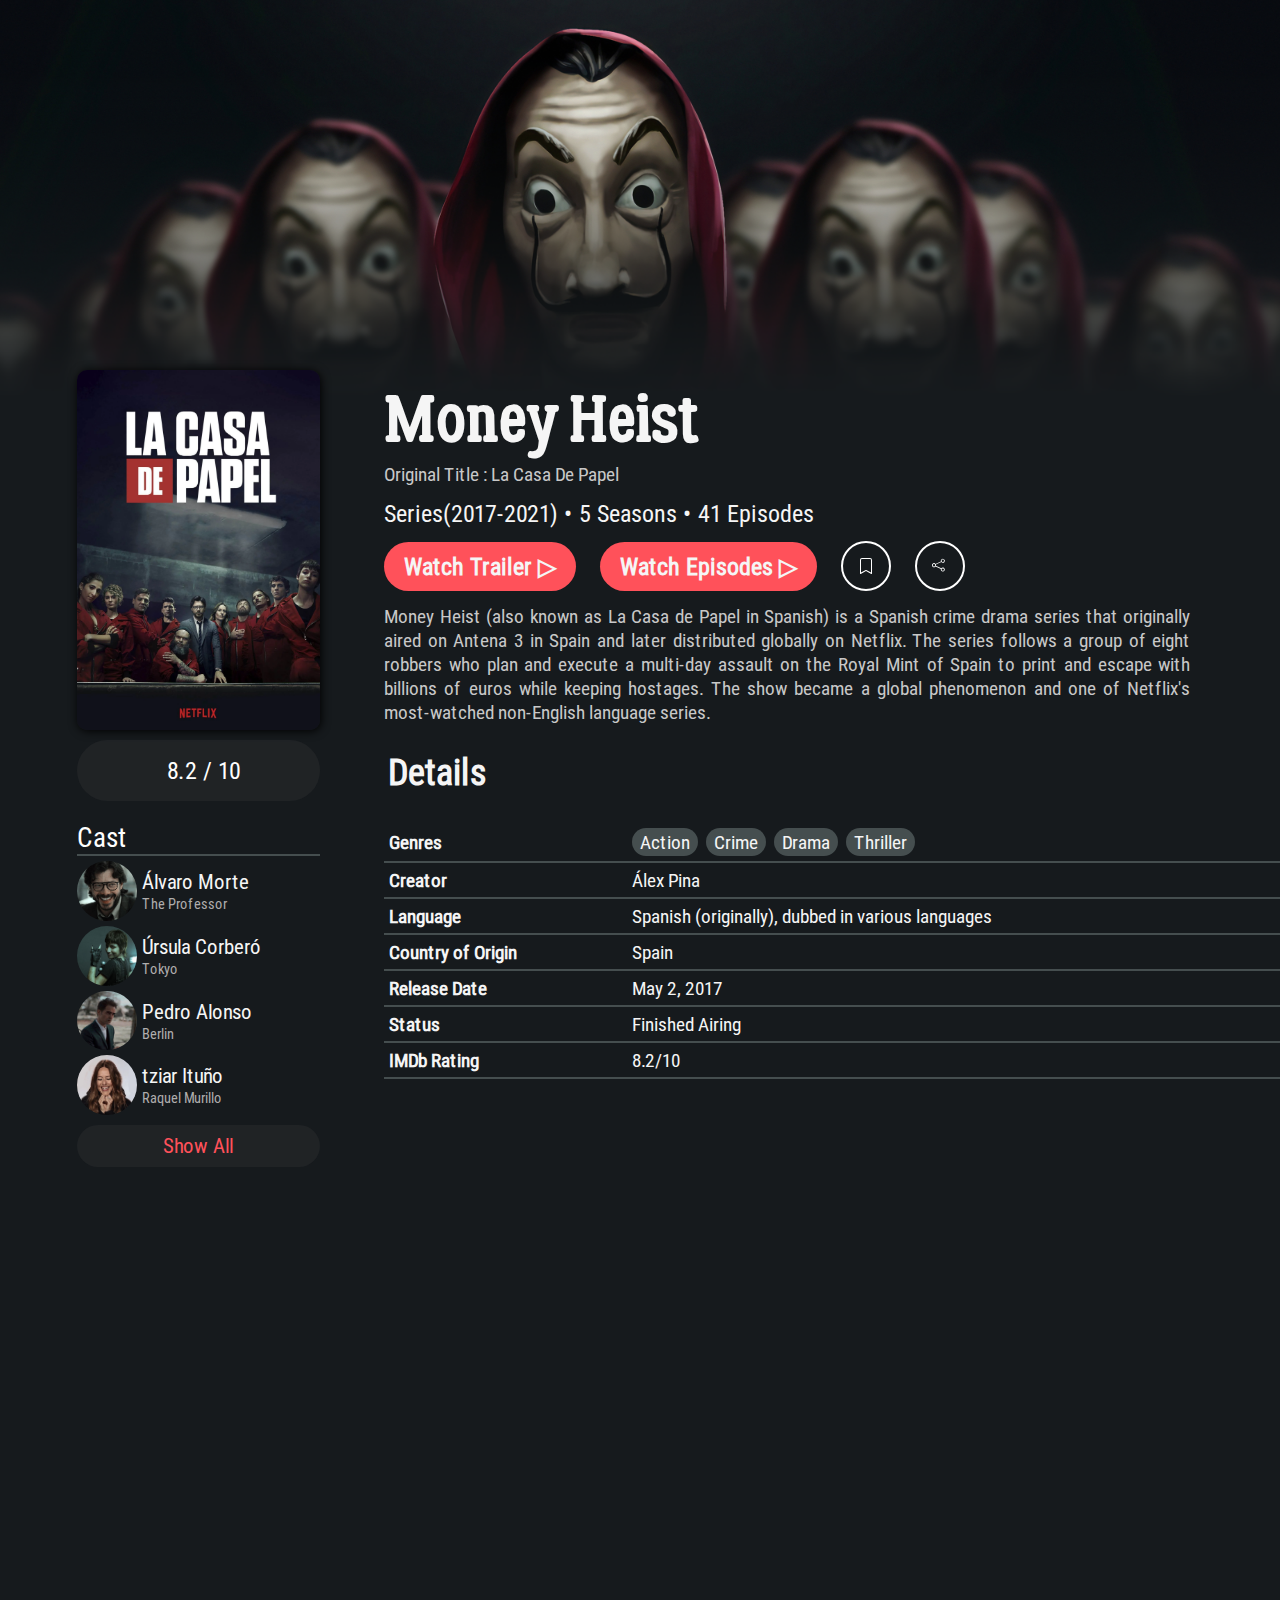
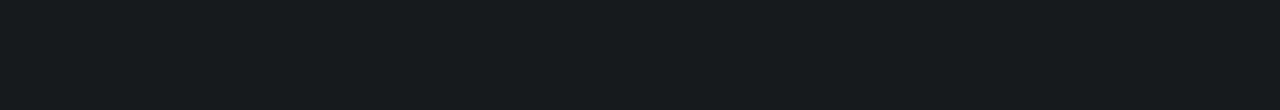
<file: index.html>
<!DOCTYPE html>
<html lang="en">
    <head>
        <meta charset="UTF-8">
        <meta http-equiv="X-UA-Compatible" content="IE=edge">
        <meta name="viewport" content="width=device-width, initial-scale=1.0">
        <link rel="icon" href="images/logo2.png">
        <link rel="stylesheet" href="main.css">
        <link rel="stylesheet" href="media.css">
        <title>Money heist</title>
        <link rel="stylesheet" href="https://cdnjs.cloudflare.com/ajax/libs/font-awesome/6.4.0/css/all.min.css" integrity="sha512-iecdLmaskl7CVkqkXNQ/ZH/XLlvWZOJyj7Yy7tcenmpD1ypASozpmT/E0iPtmFIB46ZmdtAc9eNBvH0H/ZpiBw==" crossorigin="anonymous" referrerpolicy="no-referrer" />
    </head>
    <body>
        <figure class="bg1">
            <img src="images/slide4.png" alt="Money Heist" width="100%"
                height="30%">
            <figcaption>Money Heist</figcaption>
        </figure>
        <main class="structure">
            <div class="left">
                <figure class="po1">
                    <img src="images/po1.webp" alt="Money Heist Poster"
                        class="pos1">
                    <br>
                    <figcaption><i class="fa-solid fa-star" style="color:
                            #ffd700;"></i> 8.2 / 10</figcaption>
                    <br>
                    <p class="cc"> Cast </p><hr style="border:
                        1px solid #454E4F;">
                    <div class="cast">
                        <figure>
                            <img src="images/porf.jpg" alt="The Professor">
                            <!-- <figcaption>Álvaro Morte <span>as Professor</span></figcaption> -->
                        </figure>
                        <p>Álvaro Morte <span> The Professor</span></p>
                    </div>
                    <div class="cast">
                        <figure>
                            <img src="images/tokya.jpg" alt="Tokya">
                            <!-- <figcaption>Álvaro Morte <span>as Professor</span></figcaption> -->
                        </figure>
                        <p>Úrsula Corberó <span> Tokyo</span></p>
                    </div>
                    <div class="cast">
                        <figure>
                            <img src="images/berlin.jpg" alt="Berlin">
                            <!-- <figcaption>Álvaro Morte <span>as Professor</span></figcaption> -->
                        </figure>
                        <p>Pedro Alonso<span>Berlin</span></p>
                    </div>
                    <div class="cast">
                        <figure>
                            <img src="images/raquel.png" alt="Raquel">
                            <!-- <figcaption>Álvaro Morte <span>as Professor</span></figcaption> -->
                        </figure>
                        <p>tziar Ituño<span>Raquel Murillo</span></p>
                    </div>
                    <br>
                    <div class="sa">
                        <a href="cast.html"> Show All </a>
                    </div>
                </figure>
            </div>

            <section class="center">
                <p class="h11"><h1><strong>Money Heist</strong></h1></p>
                <p class="title">Original Title : La Casa De Papel</p><br>
                <p class="se">Series(2017-2021) • 5 Seasons • 41 Episodes</p><br>
                <div class="wbs">
                    <a href="https://youtu.be/_InqQJRqGW4" class="button1">
                        Watch Trailer ▷ </a>

                        <a href="episodes.html" class="button1">
                            Watch Episodes ▷ </a>
                    <button id="bookmark-btn" class="bookmark-btn"><svg
                            xmlns="http://www.w3.org/2000/svg" width="16"
                            height="16" fill="currentColor" class="bi
                            bi-bookmark" viewBox="0 0 16 16">
                            <path d="M2 2a2 2 0 0 1 2-2h8a2 2 0 0 1 2
                                2v13.5a.5.5 0 0 1-.777.416L8 13.101l-5.223
                                2.815A.5.5 0 0 1 2 15.5V2zm2-1a1 1 0 0 0-1
                                1v12.566l4.723-2.482a.5.5 0 0 1 .554 0L13
                                14.566V2a1 1 0 0 0-1-1H4z"/>
                            </svg></button>

                        <button id="share-btn" class="share-btn"><svg
                                xmlns="http://www.w3.org/2000/svg" width="16"
                                height="16" fill="currentColor" class="bi
                                bi-share" viewBox="0 0 20 18">
                                <path d="M13.5 1a1.5 1.5 0 1 0 0 3 1.5 1.5 0 0 0
                                    0-3zM11 2.5a2.5 2.5 0 1 1 .603 1.628l-6.718
                                    3.12a2.499 2.499 0 0 1 0 1.504l6.718
                                    3.12a2.5 2.5 0 1 1-.488.876l-6.718-3.12a2.5
                                    2.5 0 1 1 0-3.256l6.718-3.12A2.5 2.5 0 0 1
                                    11 2.5zm-8.5 4a1.5 1.5 0 1 0 0 3 1.5 1.5 0 0
                                    0 0-3zm11 5.5a1.5 1.5 0 1 0 0 3 1.5 1.5 0 0
                                    0 0-3z"/>
                                </svg></button>
                        </div>
                        <br>
                        <p class="title">Money Heist (also known as La Casa de
                            Papel in Spanish) is a Spanish crime drama series
                            that originally aired on Antena 3 in Spain and later
                            distributed globally on Netflix. The series follows
                            a group of eight robbers who plan and execute a
                            multi-day assault on the Royal Mint of Spain to
                            print and escape with billions of euros while
                            keeping hostages. The show became a global
                            phenomenon and one of Netflix's most-watched
                            non-English language series.</p>
                        <br><br>

                        <table class="details-tab">
                            <tr>
                                <th>
                                    <h2>Details</h2><br>
                                </th>
                            </tr>
                            <tr>
                                <td><strong>Genres</strong></td>
                                <td>
                                    <ul>
                                        <li>Action</li>
                                        <li>Crime</li>
                                        <li>Drama</li>
                                        <li>Thriller</li>
                                    </ul>
                                </td>
                            </tr>
                            <tr>
                                <td><strong>Creator</strong></td>
                                <td>Álex Pina</td>
                            </tr>
                            <tr>
                                <td><strong>Language</strong></td>
                                <td>Spanish (originally), dubbed in various
                                    languages</td>
                            </tr>
                            <tr>
                                <td><strong>Country of Origin</strong></td>
                                <td>Spain</td>
                            </tr>
                            <tr>
                                <td><strong>Release Date</strong></td>
                                <td>May 2, 2017 </td>
                            </tr>
                            <tr>
                                <td><strong>Status</strong></td>
                                <td>Finished Airing</td>
                            </tr>
                            <tr>
                                <td><strong>IMDb Rating</strong></td>
                                <td>8.2/10</td>
                            </tr>
                        </table>
                        <br><br><br>

                    </section>
                </main>
            </div>

        </main>
        
    </body>
    <script>
        const bookmarkBtn = document.getElementById('bookmark-btn');

        bookmarkBtn.addEventListener('click', function() {
            bookmarkBtn.classList.toggle('bookmarked')
        })

        
    </script>
</html>
</file>
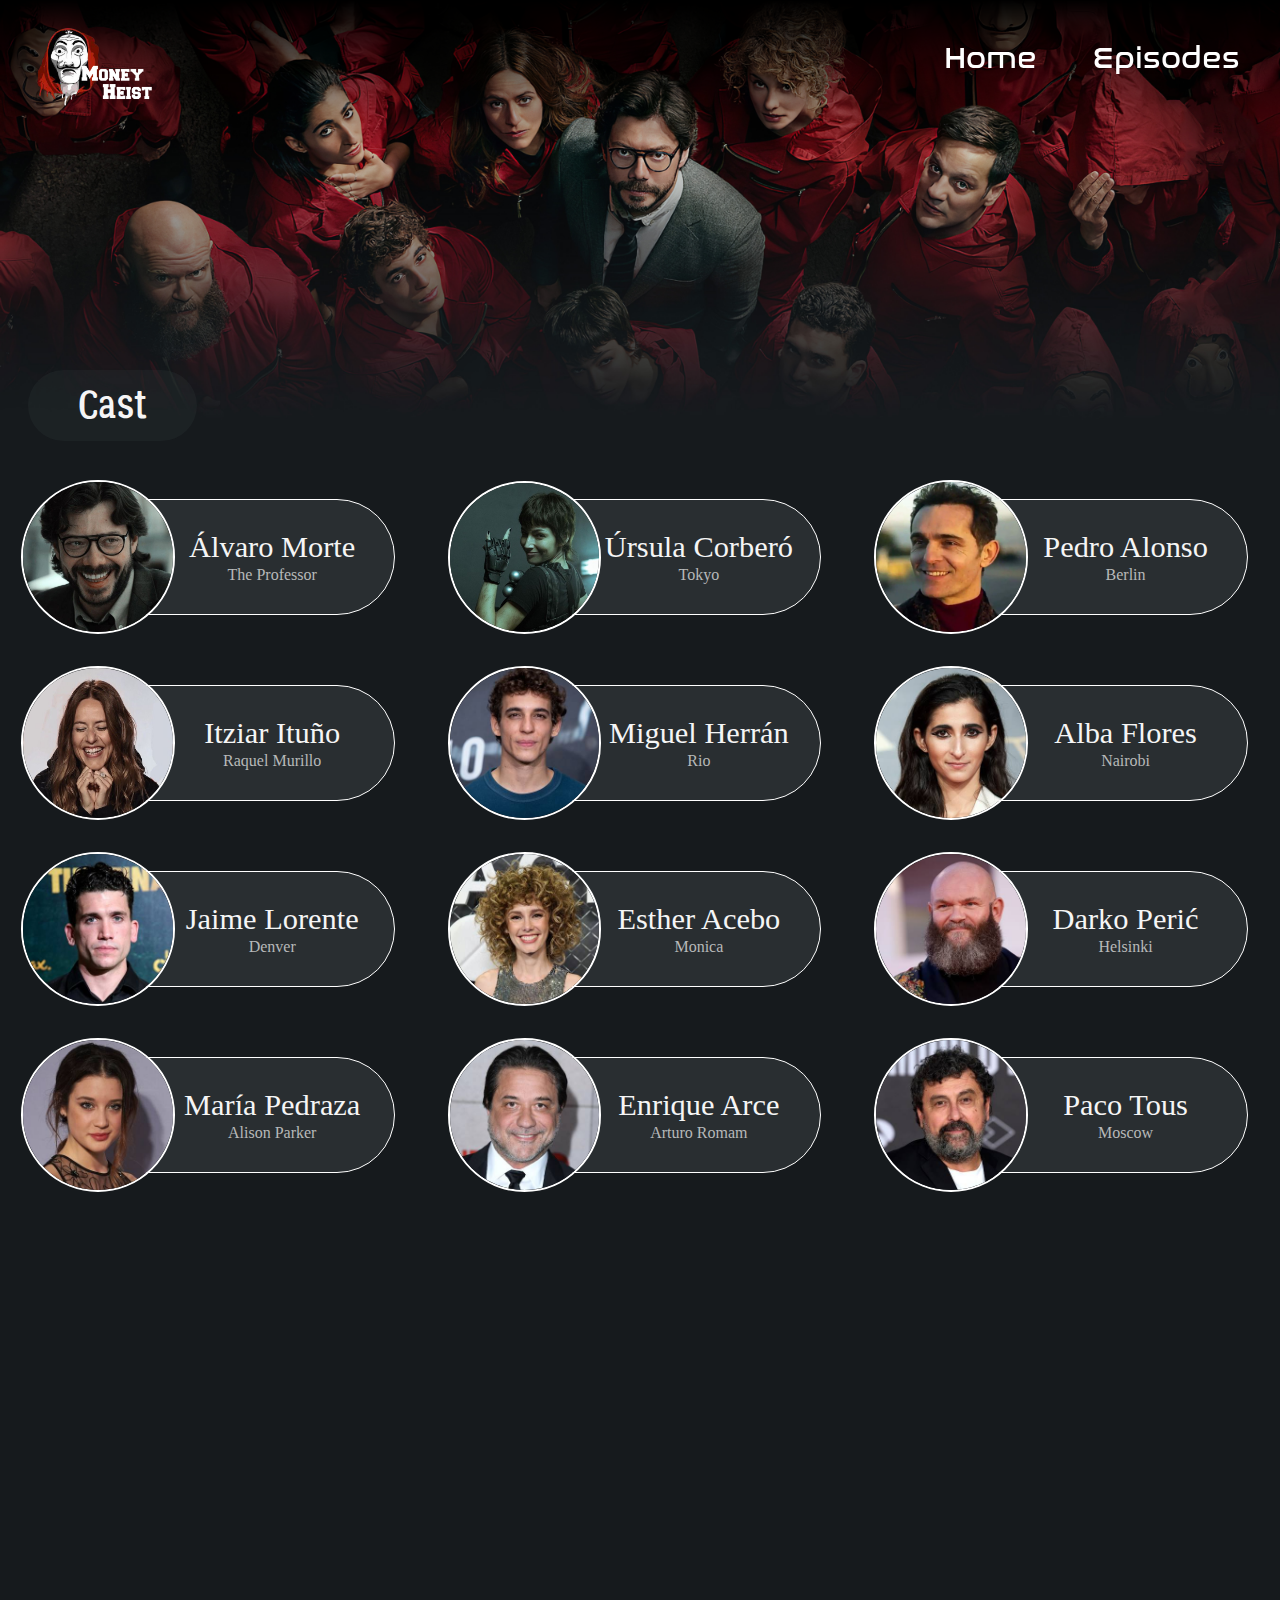
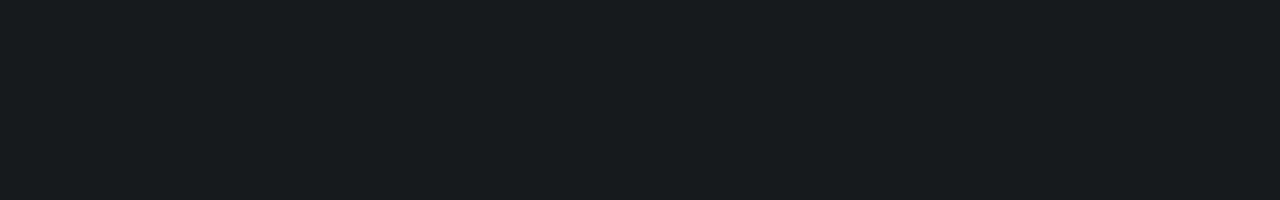
<file: cast.html>
<!DOCTYPE html>
<html lang="en">
  <head>
    <meta charset="UTF-8" />
    <meta http-equiv="X-UA-Compatible" content="IE=edge" />
    <meta name="viewport" content="width=device-width, initial-scale=1.0" />
    <link rel="stylesheet" href="cast.css" />
    <link rel="icon" href="images/logo2.png">
    <link rel="stylesheet"
      href="https://cdnjs.cloudflare.com/ajax/libs/font-awesome/6.4.0/css/all.min.css"
      integrity="sha512-iecdLmaskl7CVkqkXNQ/ZH/XLlvWZOJyj7Yy7tcenmpD1ypASozpmT/E0iPtmFIB46ZmdtAc9eNBvH0H/ZpiBw=="
      crossorigin="anonymous" referrerpolicy="no-referrer" />
      <link rel="stylesheet" href="cast-media.css">
    <title>Cast</title>
  </head>

  <body>
    <header>
      <nav id="navbar">
        <div class="left">
          <a href="index.html"><img src="images/Untitled-1-01.png" alt="Logo"
              width="150px" height="auto"></a>
        </div>
        <div class="right">
          <ul>
            <li><a href="index.html">Home</a></li>
            <li><a href="episodes.html">Episodes</a></li>
          </ul>
        </div>
      </nav>
    </header>

    <figure class="back2">
      <img src="images/slide3.png" alt="Back2" width="100%" height="auto" />
      <figcaption>"Cast</figcaption>
    </figure>

    <main class="stucture">
      <p class="cas">Cast</p>
      <div class="cast-cont">

        <div class="cast">
          <figure class="picture prof">
            <img
              src="images/porf.jpg"
              alt="The Professor"
              class="image-hover" />
            <figcaption id="container" class="container">
              <span class="nowarp">Álvaro Morte </span>
              <div class="nowarp">The Professor</div>
            </figcaption>
          </figure>
        </div>

        <div class="cast">
          <figure class="picture tokyo">
            <img src="images/tokya.jpg" alt="Tokyo" class="image-hover" />
            <figcaption id="container" class="container">
              <span class="nowarp">Úrsula Corberó</span>
              <div class="nowarp">Tokyo</div>
            </figcaption>
          </figure>
        </div>

        <div class="cast">
          <figure class="picture berlin">
            <img src="images/berlin1.png" alt="Berlin" class="image-hover"
              id="castimg1" />
            <figcaption id="container" class="container">
              <span class="nowarp">Pedro Alonso</span>
              <div class="nowarp">Berlin</div>
            </figcaption>
          </figure>
        </div>

        <div class="cast">
          <figure class="picture raquel">
            <img src="images/raquel.png" alt="Raquel" class="image-hover" />
            <figcaption id="container" class="container">
              <span class="nowarp">Itziar Ituño </span>
              <div class="nowarp">Raquel Murillo</div>
            </figcaption>
          </figure>
        </div>

        <div class="cast">
          <figure class="picture rio">
            <img src="images/rio.jpg" alt="Rio" class="image-hover" />
            <figcaption id="container" class="container">
              <span class="nowarp">Miguel Herrán</span>
              <div class="nowarp">Rio</div>
            </figcaption>
          </figure>
        </div>

        <div class="cast">
          <figure class="picture nairobi">
            <img
              src="images/nairobi.jpg"
              alt="Nairobi"
              class="image-hover" />
            <figcaption id="container" class="container">
              <span class="nowarp">Alba Flores</span>
              <div class="nowrap">Nairobi</div>
            </figcaption>
          </figure>
        </div>

        <div class="cast">
          <figure class="picture denver">
            <img src="images/denver.jpg" alt="denver" class="image-hover" />
            <figcaption id="container" class="container">
              <span class="nowarp">Jaime Lorente </span>
              <div class="nowarp">Denver</div>
            </figcaption>
          </figure>
        </div>

        <div class="cast">
          <figure class="picture monica">
            <img src="images/monica.jpg" alt="MOnica" class="image-hover" />
            <figcaption id="container" class="container">
              <span class="nowarp">Esther Acebo</span>
              <div class="nowarp">Monica</div>
            </figcaption>
          </figure>
        </div>

        <div class="cast">
          <figure class="picture helsinki">
            <img src="images/helsinki.jpg" alt="Helsinki" class="image-hover" />
            <figcaption id="container" class="container">
              <span class="nowarp">Darko Perić</span>
              <div class="nowrap">Helsinki</div>
            </figcaption>
          </figure>
        </div>

        <div class="cast">
          <figure class="picture alison">
            <img src="images/alison.jpg" alt="Alison" class="image-hover" />
            <figcaption id="container" class="container">
              <span class="nowarp">María Pedraza</span>
              <div class="nowarp">Alison Parker</div>
            </figcaption>
          </figure>
        </div>

        <div class="cast">
          <figure class="picture arturo">
            <img src="images/aeturo.jpg" alt="Arturo" class="image-hover" />
            <figcaption id="container" class="container">
              <span class="nowarp">Enrique Arce</span>
              <div class="nowarp">Arturo Romam</div>
            </figcaption>
          </figure>
        </div>

        <div class="cast">
          <figure class="picture moscow">
            <img src="images/moscow.jpg" alt="Moscow" class="image-hover" />
            <figcaption id="container" class="container">
              <span class="nowarp">Paco Tous</span>
              <div class="nowrap">Moscow</div>
            </figcaption>
          </figure>
        </div>

      </div>
      <button id="backToTopButton" onclick="scrollToTop()">
        <i class="fa-sharp fa-solid fa-angle-up fa-bounce"
          style="color: #000000;"></i>
      </button>

    </main>

    <script>
     
// window.addEventListener("scroll", function() {
//     var navbar = document.getElementById("navbar");
//     if (window.scrollY > 0) {
//       navbar.style.background = "linear-gradient(rgba(0, 0, 0, 1) 0%,rgba(22, 26, 29 ,0) 100%)";
//       navbar.style.margin = "0";
//       navbar.style.padding = "5px 30px";
//       navbar.style.paddingRight = "90px"
//     } else {
//       navbar.style.backgroundColor = "transparent";
//     }
//   });


navbar.style.background = "linear-gradient(rgba(0, 0, 0, 1) 0%,rgba(22, 26, 29 ,0) 100%)"
navbar.style.margin = "0";
navbar.style.padding = "5px 30px";
navbar.style.paddingRight = "100px"

  window.addEventListener("scroll", function() {
    var backToTopButton = document.getElementById("backToTopButton");
    if (window.scrollY > 100) {
      backToTopButton.style.display = "block";
    } else {
      backToTopButton.style.display = "none";
    }
  });
  
  function scrollToTop() {
    window.scrollTo({
      top: 0,
      behavior: "smooth"
    });
  }
  
    </script>

  </body>

</html>
</file>
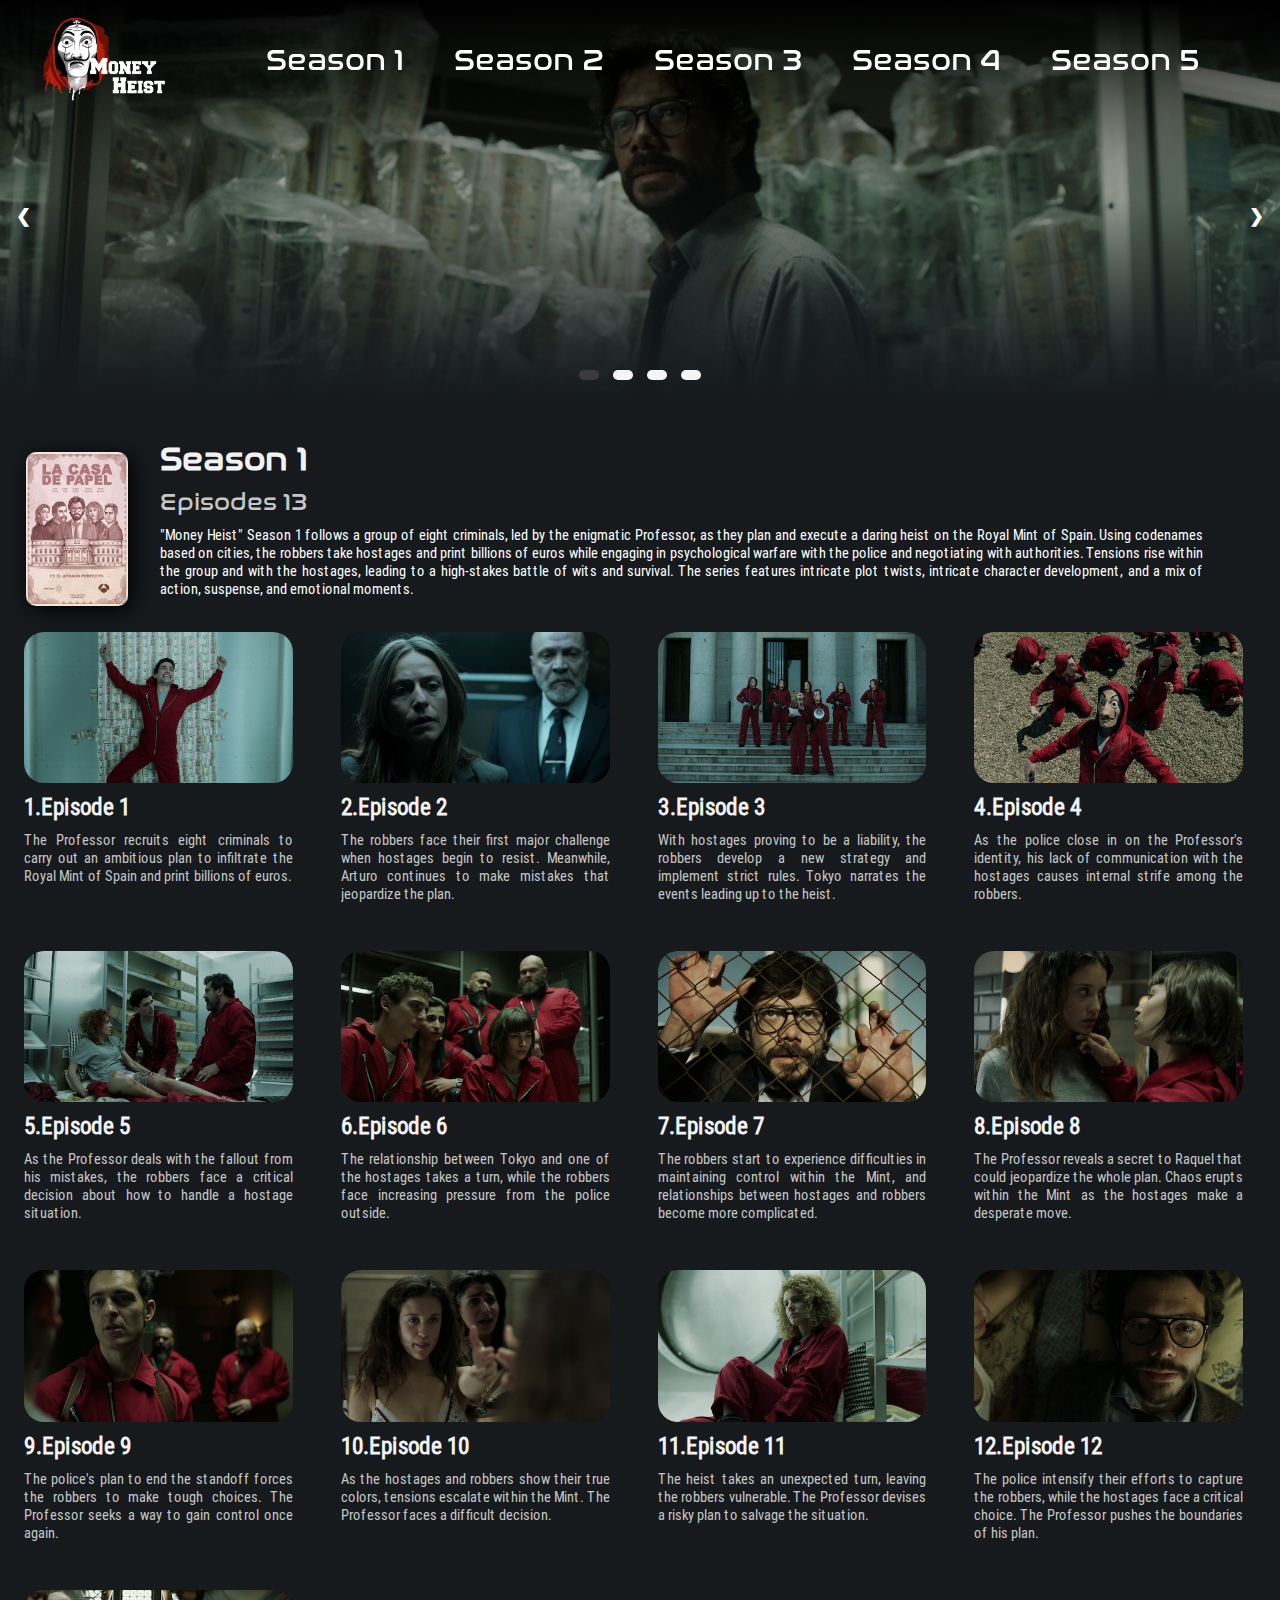
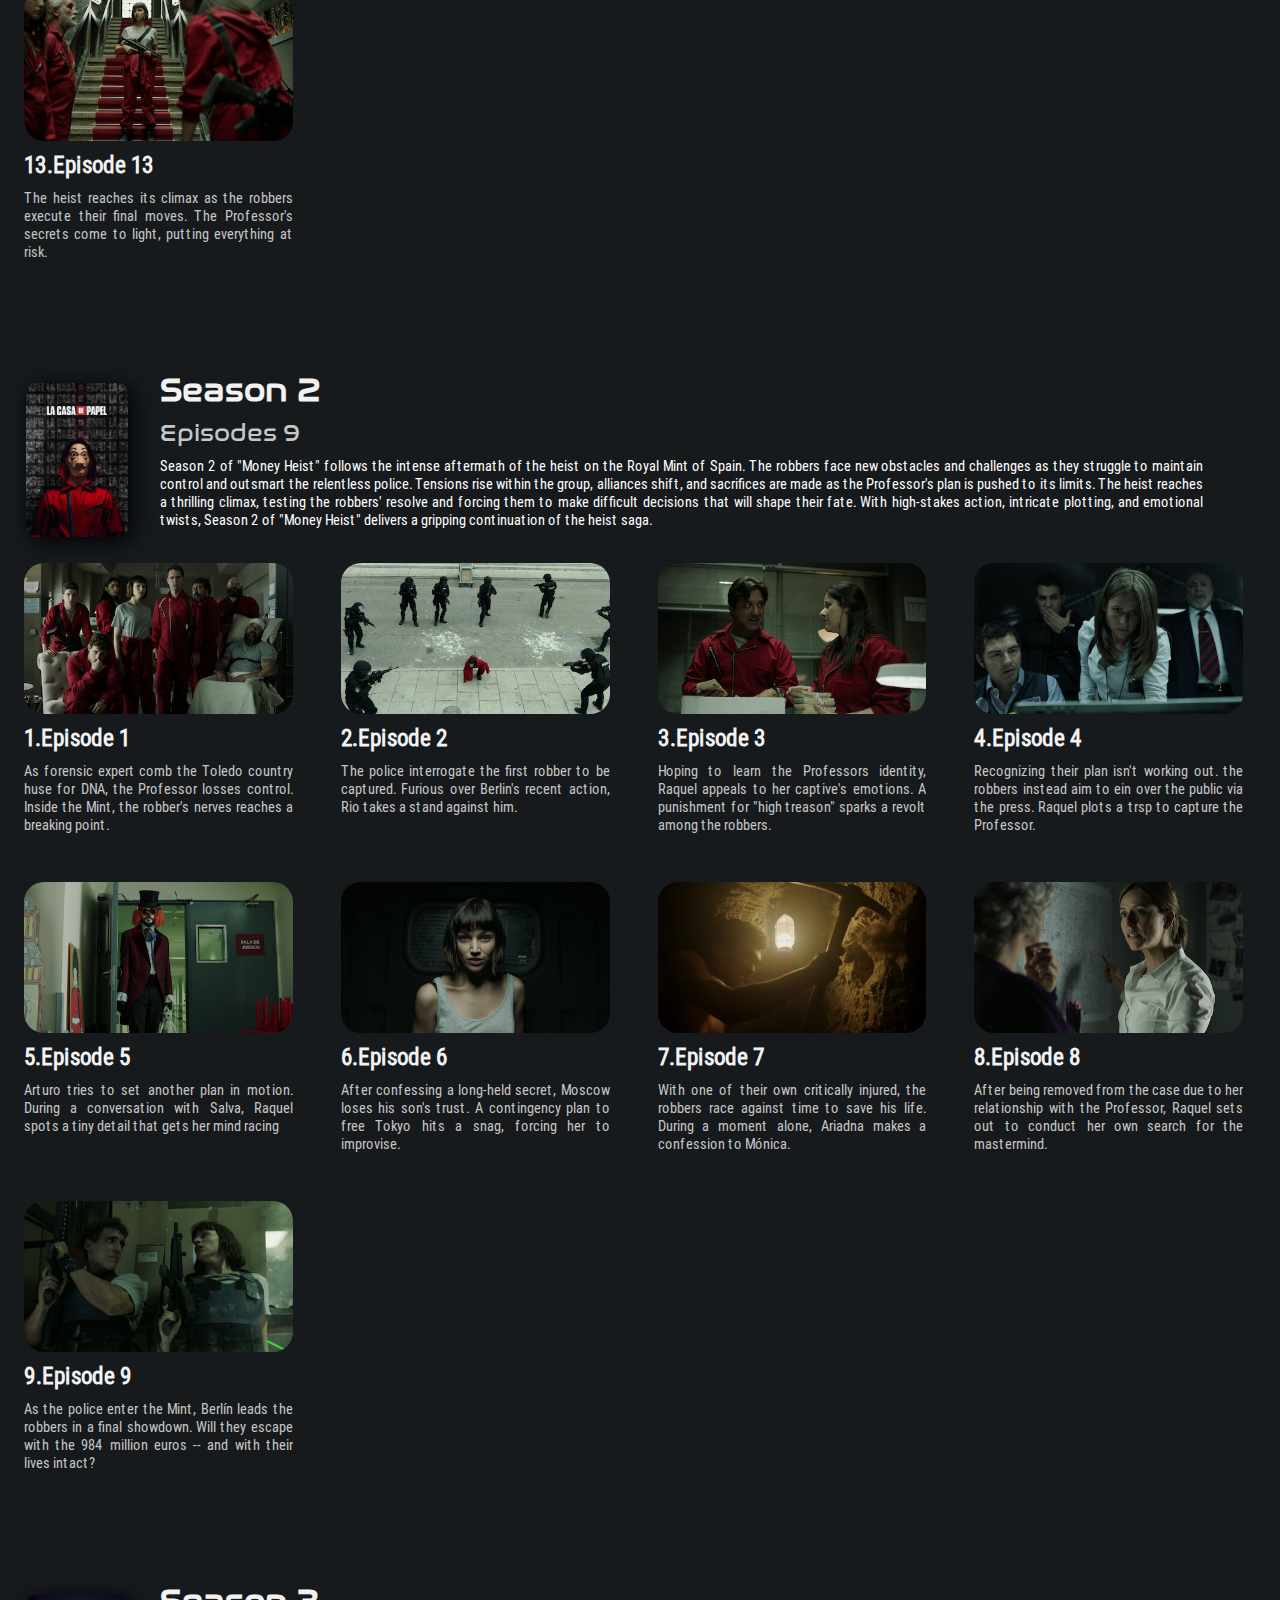
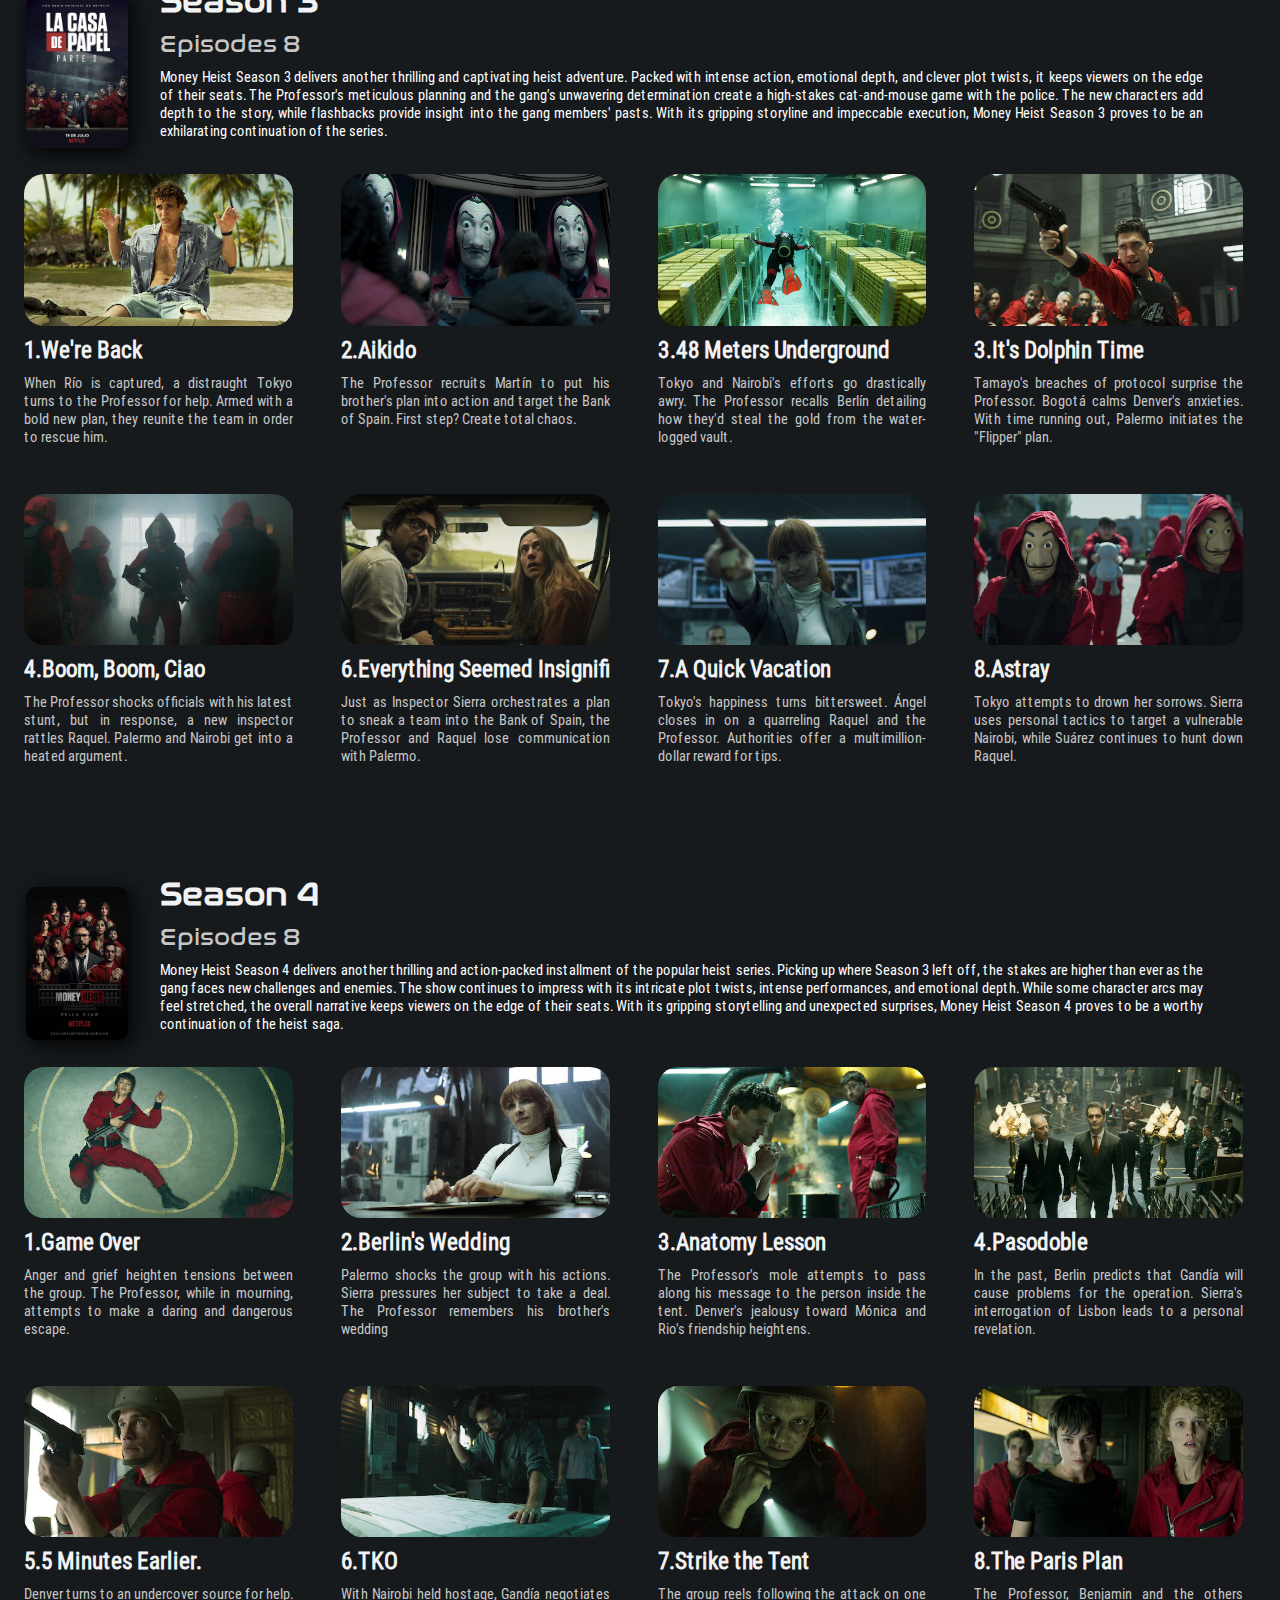
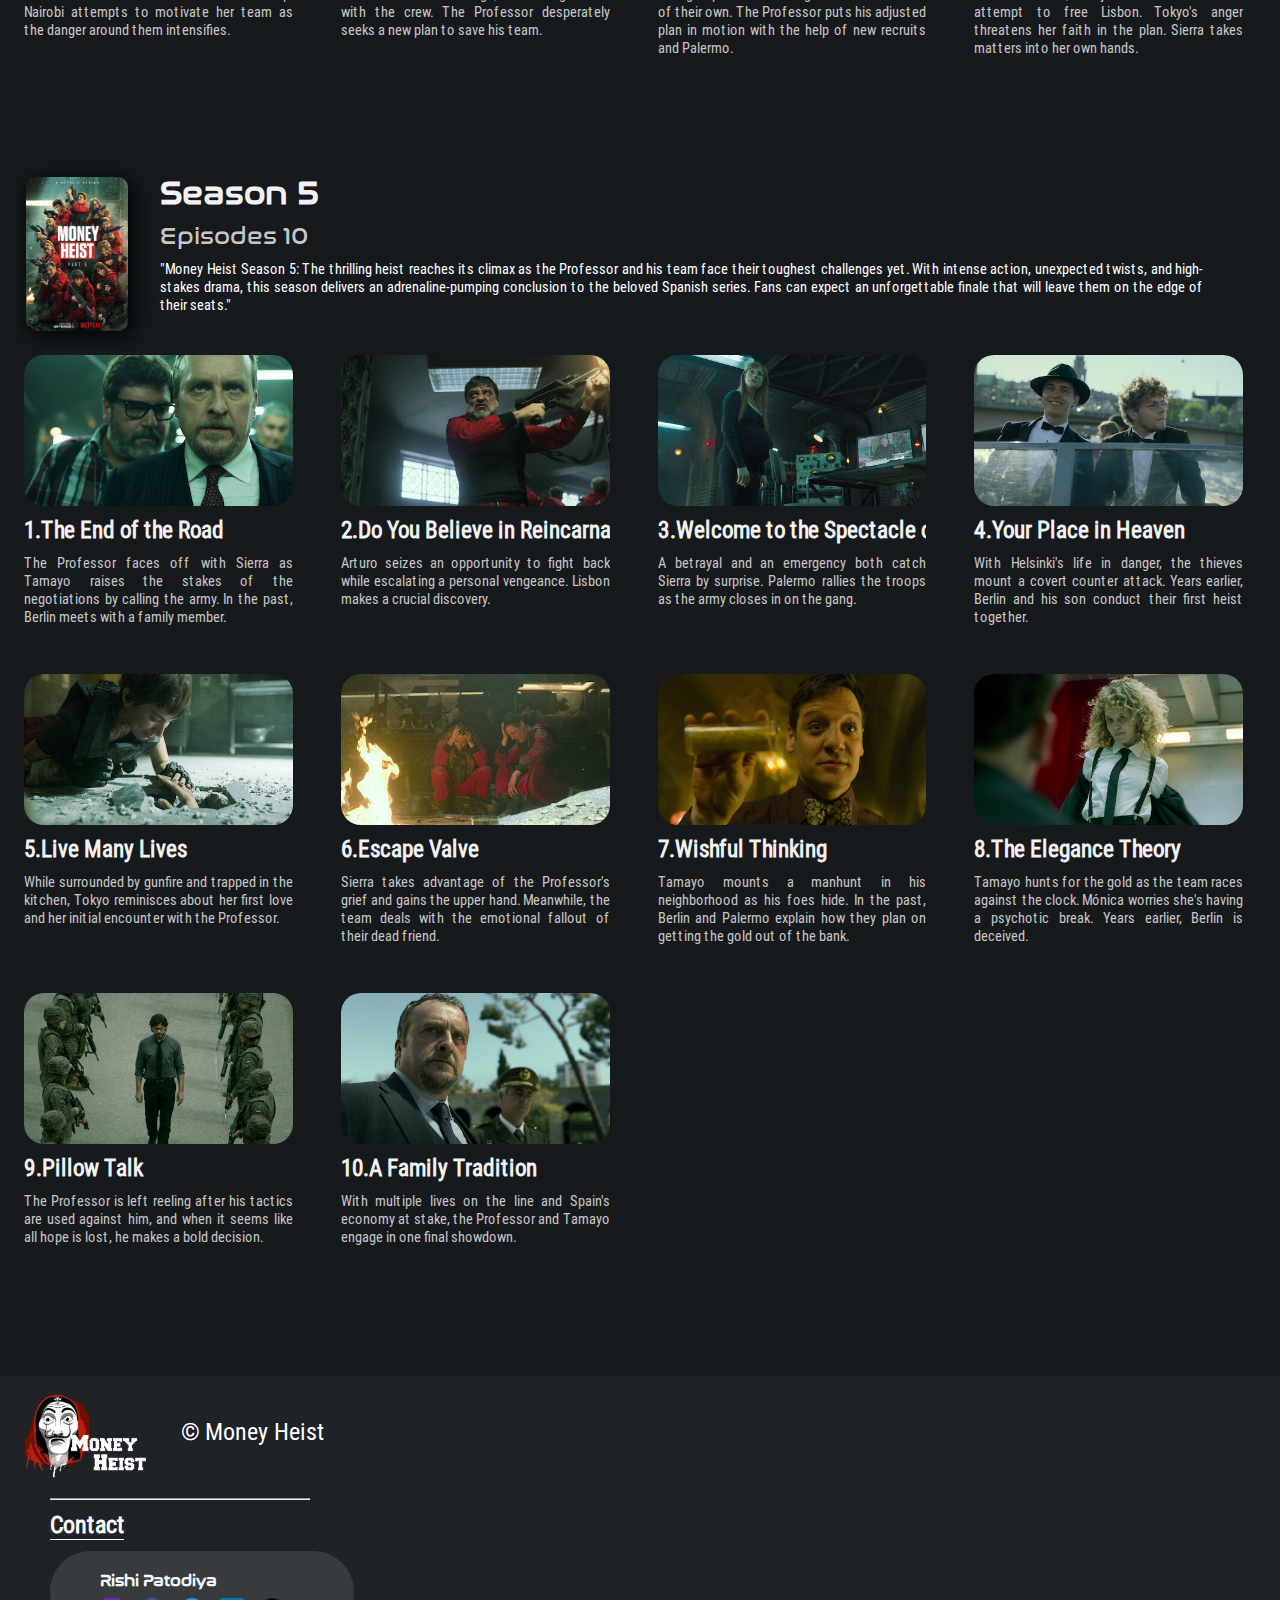
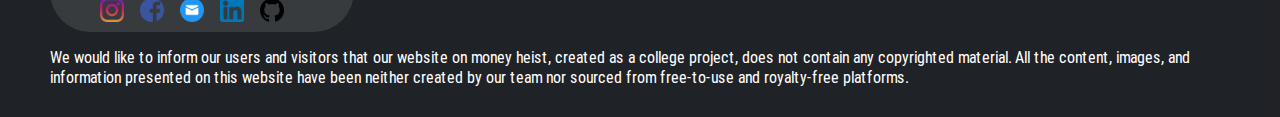
<file: episodes.html>
<!DOCTYPE html>
<html lang="en">

<head>
    <meta charset="UTF-8">
    <meta http-equiv="X-UA-Compatible" content="IE=edge">
    <meta name="viewport" content="width=device-width, initial-scale=1.0">
    <title>Episodes</title>
    <link rel="stylesheet" href="episodes.css">
    <link rel="icon" href="images/logo2.png">
    
        <link rel="stylesheet" href="https://cdnjs.cloudflare.com/ajax/libs/font-awesome/6.4.0/css/all.min.css"
            integrity="sha512-iecdLmaskl7CVkqkXNQ/ZH/XLlvWZOJyj7Yy7tcenmpD1ypASozpmT/E0iPtmFIB46ZmdtAc9eNBvH0H/ZpiBw=="
            crossorigin="anonymous" referrerpolicy="no-referrer" />
</head>

<body>
    <header>
        <nav id="navbar">
            <div class="left">
                <a href="index.html"><img src="images/Untitled-1-01.png" alt="Logo" width="150px" height="auto"></a>
            </div>
            <div class="right">
                <ul>
                    <li><a href="#se1">Season 1</a></li>
                    <li><a href="#se2">Season 2</a></li>
                    <li><a href="#se3">Season 3</a></li>
                    <li><a href="#se4">Season 4</a></li>
                    <li><a href="#se5">Season 5</a></li>
                </ul>
            </div>
        </nav>
    </header>
    <main>
        <div class="slideshow-container">
            <div class="mySlides fade">
                <!-- <div class="numbertext">1 / 4</div> -->
                <img src="images/slide2.png" style="width:100%">
                <!-- <div class="text">Caption Text</div> -->
            </div>
            <div class="mySlides fade">
                <!-- <div class="numbertext">2 / 4</div> -->
                <img src="images/slide1.png" style="width:100%">
                <!-- <div class="text">Caption Two</div> -->
            </div>
            <div class="mySlides fade">
                <!-- <div class="numbertext">3 / 4</div> -->
                <img src="images/slide3.png" style="width:100%">
                <!-- <div class="text">Caption Three</div> -->
            </div>
            <div class="mySlides fade">
                <!-- <div class="numbertext">4 / 4</div> -->
                <img src="images/slide4.png" style="width:100%">
                <!-- <div class="text">Caption Three</div> -->
            </div>
            <a class="prev" onclick="plusSlides(-1)">&#10094;</a>
            <a class="next" onclick="plusSlides(1)">&#10095;</a>
        </div>
        <br>
        <div style="text-align:center" class="dot-container">
            <span class="dot" onclick="currentSlide(1)"></span>
            <span class="dot" onclick="currentSlide(2)"></span>
            <span class="dot" onclick="currentSlide(3)"></span>
            <span class="dot" onclick="currentSlide(4)"></span>
        </div>

        <article id="se1" class="sesaons">
            <div class="sesaon">
                <img src="images/se1po1.jpg" alt="Season 1 Poster">
                <div class="details">
                    <h1> Season 1</h1>
                    <p class="se"> Episodes 13</p>
                    <p>
                        "Money Heist" Season 1 follows a group of eight
                        criminals, led by the enigmatic Professor, as they plan
                        and execute a daring heist on the Royal Mint of Spain.
                        Using codenames based on cities, the robbers take
                        hostages and print billions of euros while engaging in
                        psychological warfare with the police and negotiating
                        with authorities. Tensions rise within the group and
                        with the hostages, leading to a high-stakes battle of
                        wits and survival. The series features intricate plot
                        twists, intricate character development, and a mix of
                        action, suspense, and emotional moments.</p>
                </div>
            </div>
            <div class="container">
                <figure class="img">
                    <a href="https://www.netflix.com/in/title/80192098"><img src="images/se1pos1.jpg"></a>
                    <figcaption>
                        <h2>1.Episode 1</h2><br>
                        <p>The Professor recruits eight criminals to carry out
                            an ambitious plan to infiltrate the Royal Mint of
                            Spain and print billions of euros.</p>
                    </figcaption>
                </figure>
                <figure class="img">
                    <a href="https://www.netflix.com/in/title/80192098"><img src="images/se1pos2.jpg"></a>
                    <figcaption>
                        <h2>2.Episode 2</h2><br>
                        <p>The robbers face their first major challenge when
                            hostages begin to resist. Meanwhile, Arturo
                            continues to make mistakes that jeopardize the plan.</p>
                    </figcaption>
                </figure>
                <figure class="img">
                    <a href="https://www.netflix.com/in/title/80192098"><img src="images/se1pos3.jpg"></a>
                    <figcaption>
                        <h2>3.Episode 3</h2><br>
                        <p>With hostages proving to be a liability, the robbers
                            develop a new strategy and implement strict rules.
                            Tokyo narrates the events leading up to the heist.</p>
                    </figcaption>
                </figure>
                <figure class="img">
                    <a href="https://www.netflix.com/in/title/80192098"><img src="images/se1pos4.jpg"></a>
                    <figcaption>
                        <h2>4.Episode 4</h2><br>
                        <p>As the police close in on the Professor's identity,
                            his lack of communication with the hostages causes
                            internal strife among the robbers.</p>
                    </figcaption>
                </figure>
                <figure class="img">
                    <a href="https://www.netflix.com/in/title/80192098"><img src="images/se1pos5.jpg"></a>
                    <figcaption>
                        <h2>5.Episode 5</h2><br>
                        <p>As the Professor deals with the fallout from his
                            mistakes, the robbers face a critical decision about
                            how to handle a hostage situation.</p>
                    </figcaption>
                </figure>
                <figure class="img">
                    <a href="https://www.netflix.com/in/title/80192098"><img src="images/se1pos6.jpg"></a>
                    <figcaption>
                        <h2>6.Episode 6</h2><br>
                        <p>The relationship between Tokyo and one of the
                            hostages takes a turn, while the robbers face
                            increasing pressure from the police outside.</p>
                    </figcaption>
                </figure>
                <figure class="img">
                    <a href="https://www.netflix.com/in/title/80192098"><img src="images/se1pos7.jpg"></a>
                    <figcaption>
                        <h2>7.Episode 7</h2><br>
                        <p>The robbers start to experience difficulties in
                            maintaining control within the Mint, and
                            relationships between hostages and robbers become
                            more complicated.</p>
                    </figcaption>
                </figure>
                <figure class="img">
                    <a href="https://www.netflix.com/in/title/80192098"><img src="images/se1pos8.jpg"></a>
                    <figcaption>
                        <h2>8.Episode 8</h2><br>
                        <p>The Professor reveals a secret to Raquel that could
                            jeopardize the whole plan. Chaos erupts within the
                            Mint as the hostages make a desperate move.</p>
                    </figcaption>
                </figure>
                <figure class="img">
                    <a href="https://www.netflix.com/in/title/80192098"><img src="images/se1pos9.jpg"></a>
                    <figcaption>
                        <h2>9.Episode 9</h2><br>
                        <p>The police's plan to end the standoff forces the
                            robbers to make tough choices. The Professor seeks a
                            way to gain control once again.</p>
                    </figcaption>
                </figure>
                <figure class="img">
                    <a href="https://www.netflix.com/in/title/80192098"><img src="images/se1pos10.jpg"></a>
                    <figcaption>
                        <h2>10.Episode 10</h2><br>
                        <p>As the hostages and robbers show their true colors,
                            tensions escalate within the Mint. The Professor
                            faces a difficult decision.</p>
                    </figcaption>
                </figure>
                <figure class="img">
                    <a href="https://www.netflix.com/in/title/80192098"><img src="images/se1pos11.jpg"></a>
                    <figcaption>
                        <h2>11.Episode 11</h2><br>
                        <p>The heist takes an unexpected turn, leaving the
                            robbers vulnerable. The Professor devises a risky
                            plan to salvage the situation.</p>
                    </figcaption>
                </figure>
                <figure class="img">
                    <a href="https://www.netflix.com/in/title/80192098"><img src="images/se1pos12.jpg"></a>
                    <figcaption>
                        <h2>12.Episode 12</h2><br>
                        <p>The police intensify their efforts to capture the
                            robbers, while the hostages face a critical choice.
                            The Professor pushes the boundaries of his plan.</p>
                    </figcaption>
                </figure>
                <figure class="img">
                    <a href="https://www.netflix.com/in/title/80192098"><img src="images/se1pos13.jpg"></a>
                    <figcaption>
                        <h2>13.Episode 13</h2><br>
                        <p>The heist reaches its climax as the robbers execute
                            their final moves. The Professor's secrets come to
                            light, putting everything at risk.</p>
                    </figcaption>
                </figure>
            </div>
        </article>

        <br><br><br><br><br><br>

        <article id="se2" class="sesaons">
            <div class="sesaon">
                <img src="images/se2po2.png" alt="Season 2 Poster">
                <div class="details">
                    <h1> Season 2</h1>
                    <p class="se"> Episodes 9</p>
                    <p>
                        Season 2 of "Money Heist" follows the intense aftermath of the heist on the Royal Mint of Spain.
                        The
                        robbers face new obstacles and challenges as they struggle to maintain control and outsmart the
                        relentless police. Tensions rise within the group, alliances shift, and sacrifices are made as
                        the
                        Professor's plan is pushed to its limits. The heist reaches a thrilling climax, testing the
                        robbers'
                        resolve and forcing them to make difficult decisions that will shape their fate. With
                        high-stakes
                        action, intricate plotting, and emotional twists, Season 2 of "Money Heist" delivers a gripping
                        continuation of the heist saga.</p>
                </div>
            </div>
            <div class="container">
                <figure class="img">
                    <a href="https://www.netflix.com/in/title/80192098"><img src="images/se2ep1.jpg"></a>
                    <figcaption>
                        <h2>1.Episode 1</h2><br>
                        <p>As forensic expert comb the Toledo country huse for DNA, the Professor losses control. Inside
                            the
                            Mint, the robber's nerves reaches a breaking point.</p>
                    </figcaption>
                </figure>
                <figure class="img">
                    <a href="https://www.netflix.com/in/title/80192098"><img src="images/se2ep2.jpg"></a>
                    <figcaption>
                        <h2>2.Episode 2</h2><br>
                        <p>The police interrogate the first robber to be captured. Furious over Berlin's recent action,
                            Rio
                            takes a stand against him.</p>
                    </figcaption>
                </figure>
                <figure class="img">
                    <a href="https://www.netflix.com/in/title/80192098"><img src="images/se2ep3.jpg"></a>
                    <figcaption>
                        <h2>3.Episode 3</h2><br>
                        <p>Hoping to learn the Professors identity, Raquel appeals to her captive's emotions. A
                            punishment
                            for "high treason" sparks a revolt among the robbers.</p>
                    </figcaption>
                </figure>
                <figure class="img">
                    <a href="https://www.netflix.com/in/title/80192098"><img src="images/se2ep4.jpg"></a>
                    <figcaption>
                        <h2>4.Episode 4</h2><br>
                        <p>Recognizing their plan isn't working out. the robbers instead aim to ein over the public via
                            the
                            press. Raquel plots a trsp to capture the Professor.</p>
                    </figcaption>
                </figure>
                <figure class="img">
                    <a href="https://www.netflix.com/in/title/80192098"><img src="images/se2ep5.jpg"></a>
                    <figcaption>
                        <h2>5.Episode 5</h2><br>
                        <p>Arturo tries to set another plan in motion. During a conversation with Salva, Raquel spots a
                            tiny
                            detail that gets her mind racing</p>
                    </figcaption>
                </figure>
                <figure class="img">
                    <a href="https://www.netflix.com/in/title/80192098"><img src="images/se2ep6.jpg"></a>
                    <figcaption>
                        <h2>6.Episode 6</h2><br>
                        <p>After confessing a long-held secret, Moscow loses his son's trust. A contingency plan to free
                            Tokyo hits a snag, forcing her to improvise.</p>
                    </figcaption>
                </figure>
                <figure class="img">
                    <a href="https://www.netflix.com/in/title/80192098"><img src="images/se2ep7.jpg"></a>
                    <figcaption>
                        <h2>7.Episode 7</h2><br>
                        <p>With one of their own critically injured, the robbers race against time to save his life.
                            During
                            a moment alone, Ariadna makes a confession to Mónica.</p>
                    </figcaption>
                </figure>
                <figure class="img">
                    <a href="https://www.netflix.com/in/title/80192098"><img src="images/se2ep8.jpg"></a>
                    <figcaption>
                        <h2>8.Episode 8</h2><br>
                        <p>After being removed from the case due to her relationship with the Professor, Raquel sets out
                            to
                            conduct her own search for the mastermind.</p>
                    </figcaption>
                </figure>
                <figure class="img">
                    <a href="https://www.netflix.com/in/title/80192098"><img src="images/se2ep9.jpg"></a>
                    <figcaption>
                        <h2>9.Episode 9</h2><br>
                        <p>As the police enter the Mint, Berlín leads the robbers in a final showdown. Will they escape
                            with
                            the 984 million euros -- and with their lives intact?</p>
                    </figcaption>
                </figure>
            </div>
        </article>

        <br><br><br><br><br><br>

        <article id="se3" class="sesaons">
            <div class="sesaon">
                <img src="images/se3po1.png" alt="Season 3 Poster">
                <div class="details">
                    <h1> Season 3</h1>
                    <p class="se"> Episodes 8</p>
                    <p>
                        Money Heist Season 3 delivers another thrilling and captivating heist adventure. Packed with
                        intense
                        action, emotional depth, and clever plot twists, it keeps viewers on the edge of their seats.
                        The
                        Professor's meticulous planning and the gang's unwavering determination create a high-stakes
                        cat-and-mouse game with the police. The new characters add depth to the story, while flashbacks
                        provide insight into the gang members' pasts. With its gripping storyline and impeccable
                        execution,
                        Money Heist Season 3 proves to be an exhilarating continuation of the series.</p>
                </div>
            </div>
            <div class="container">
                <figure class="img">
                    <a href="https://www.netflix.com/in/title/80192098"><img src="images/se3ep1.jpg"></a>
                    <figcaption>
                        <h2>1.We're Back</h2><br>
                        <p>When Río is captured, a distraught Tokyo turns to the Professor for help. Armed with a bold
                            new
                            plan, they reunite the team in order to rescue him.</p>
                    </figcaption>
                </figure>
                <figure class="img">
                    <a href="https://www.netflix.com/in/title/80192098"><img src="images/se3ep2.jpg"></a>
                    <figcaption>
                        <h2>2.Aikido</h2><br>
                        <p>The Professor recruits Martín to put his brother's plan into action and target the Bank of
                            Spain.
                            First step? Create total chaos.</p>
                    </figcaption>
                </figure>
                <figure class="img">
                    <a href="https://www.netflix.com/in/title/80192098"><img src="images/se3ep3.jpg"></a>
                    <figcaption>
                        <h2>3.48 Meters Underground</h2><br>
                        <p>Tokyo and Nairobi's efforts go drastically awry. The Professor recalls Berlín detailing how
                            they'd steal the gold from the water-logged vault.</p>
                    </figcaption>
                </figure>
                <figure class="img">
                    <a href="https://www.netflix.com/in/title/80192098"><img src="images/se3ep4.jpg"></a>
                    <figcaption>
                        <h2>3.It's Dolphin Time</h2><br>
                        <p>Tamayo's breaches of protocol surprise the Professor. Bogotá calms Denver's anxieties. With
                            time
                            running out, Palermo initiates the "Flipper" plan.</p>
                    </figcaption>
                </figure>
                <figure class="img">
                    <a href="https://www.netflix.com/in/title/80192098"><img src="images/se3ep5.jpg"></a>
                    <figcaption>
                        <h2>4.Boom, Boom, Ciao</h2><br>
                        <p>The Professor shocks officials with his latest stunt, but in response, a new inspector
                            rattles
                            Raquel. Palermo and Nairobi get into a heated argument.</p>
                    </figcaption>
                </figure>
                <figure class="img">
                    <a href="https://www.netflix.com/in/title/80192098"><img src="images/se3ep6.jpg"></a>
                    <figcaption>
                        <h2>6.Everything Seemed Insignificant</h2><br>
                        <p>Just as Inspector Sierra orchestrates a plan to sneak a team into the Bank of Spain, the
                            Professor and Raquel lose communication with Palermo.</p>
                    </figcaption>
                </figure>
                <figure class="img">
                    <a href="https://www.netflix.com/in/title/80192098"><img src="images/se3ep7.jpg"></a>
                    <figcaption>
                        <h2>7.A Quick Vacation</h2><br>
                        <p>Tokyo's happiness turns bittersweet. Ángel closes in on a quarreling Raquel and the
                            Professor.
                            Authorities offer a multimillion-dollar reward for tips.</p>
                    </figcaption>
                </figure>
                <figure class="img">
                    <a href="https://www.netflix.com/in/title/80192098"><img src="images/se3ep8.jpg"></a>
                    <figcaption>
                        <h2>8.Astray</h2><br>
                        <p>Tokyo attempts to drown her sorrows. Sierra uses personal tactics to target a vulnerable
                            Nairobi,
                            while Suárez continues to hunt down Raquel.</p>
                    </figcaption>
                </figure>
            </div>
        </article>

        <br><br><br><br><br><br>

        <article id="se4" class="sesaons">
            <div class="sesaon">
                <img src="images/se4po1.png" alt="Season 4 Poster">
                <div class="details">
                    <h1> Season 4</h1>
                    <p class="se"> Episodes 8</p>
                    <p>
                        Money Heist Season 4 delivers another thrilling and action-packed installment of the popular
                        heist
                        series. Picking up where Season 3 left off, the stakes are higher than ever as the gang faces
                        new
                        challenges and enemies. The show continues to impress with its intricate plot twists, intense
                        performances, and emotional depth. While some character arcs may feel stretched, the overall
                        narrative keeps viewers on the edge of their seats. With its gripping storytelling and
                        unexpected
                        surprises, Money Heist Season 4 proves to be a worthy continuation of the heist saga.</p>
                </div>
            </div>
            <div class="container">
                <figure class="img">
                    <a href="https://www.netflix.com/in/title/80192098"><img src="images/se4ep1.jpg"></a>
                    <figcaption>
                        <h2>1.Game Over</h2><br>
                        <p>Anger and grief heighten tensions between the group. The Professor, while in mourning,
                            attempts
                            to make a daring and dangerous escape.</p>
                    </figcaption>
                </figure>
                <figure class="img">
                    <a href="https://www.netflix.com/in/title/80192098"><img src="images/se4ep2.jpg"></a>
                    <figcaption>
                        <h2>2.Berlin's Wedding</h2><br>
                        <p>Palermo shocks the group with his actions. Sierra pressures her subject to take a deal. The
                            Professor remembers his brother's wedding</p>
                    </figcaption>
                </figure>
                <figure class="img">
                    <a href="https://www.netflix.com/in/title/80192098"><img src="images/se4ep3.jpg"></a>
                    <figcaption>
                        <h2>3.Anatomy Lesson</h2><br>
                        <p>The Professor's mole attempts to pass along his message to the person inside the tent.
                            Denver's
                            jealousy toward Mónica and Rio's friendship heightens.</p>
                    </figcaption>
                </figure>
                <figure class="img">
                    <a href="https://www.netflix.com/in/title/80192098"><img src="images/se4ep4.jpg"></a>
                    <figcaption>
                        <h2>4.Pasodoble</h2><br>
                        <p>In the past, Berlin predicts that Gandía will cause problems for the operation. Sierra's
                            interrogation of Lisbon leads to a personal revelation.</p>
                    </figcaption>
                </figure>
                <figure class="img">
                    <a href="https://www.netflix.com/in/title/80192098"><img src="images/se4ep5.jpg"></a>
                    <figcaption>
                        <h2>5.5 Minutes Earlier.</h2><br>
                        <p>Denver turns to an undercover source for help. Nairobi attempts to motivate her team as the
                            danger around them intensifies.</p>
                    </figcaption>
                </figure>
                <figure class="img">
                    <a href="https://www.netflix.com/in/title/80192098"><img src="images/se4ep6.jpg"></a>
                    <figcaption>
                        <h2>6.TKO</h2><br>
                        <p>With Nairobi held hostage, Gandía negotiates with the crew. The Professor desperately seeks a
                            new
                            plan to save his team.</p>
                    </figcaption>
                </figure>
                <figure class="img">
                    <a href="https://www.netflix.com/in/title/80192098"><img src="images/se4ep7.jpg"></a>
                    <figcaption>
                        <h2>7.Strike the Tent</h2><br>
                        <p>The group reels following the attack on one of their own. The Professor puts his adjusted
                            plan in
                            motion with the help of new recruits and Palermo.</p>
                    </figcaption>
                </figure>
                <figure class="img">
                    <a href="https://www.netflix.com/in/title/80192098"><img src="images/se4ep8.jpg"></a>
                    <figcaption>
                        <h2>8.The Paris Plan</h2><br>
                        <p>The Professor, Benjamin and the others attempt to free Lisbon. Tokyo's anger threatens her
                            faith
                            in the plan. Sierra takes matters into her own hands.</p>
                    </figcaption>
                </figure>
            </div>
        </article>

        <br><br><br><br><br><br>

        <article id="se5" class="sesaons">
            <div class="sesaon">
                <img src="images/se5po1.png" alt="Season 5 Poster">
                <div class="details">
                    <h1> Season 5</h1>
                    <p class="se"> Episodes 10</p>
                    <p>
                        "Money Heist Season 5: The thrilling heist reaches its climax as the Professor and his team face
                        their toughest challenges yet. With intense action, unexpected twists, and high-stakes drama,
                        this
                        season delivers an adrenaline-pumping conclusion to the beloved Spanish series. Fans can expect
                        an
                        unforgettable finale that will leave them on the edge of their seats."</p>
                </div>
            </div>
            <div class="container">
                <figure class="img">
                    <a href="https://www.netflix.com/in/title/80192098"><img src="images/se5ep1.jpg"></a>
                    <figcaption>
                        <h2>1.The End of the Road</h2><br>
                        <p>The Professor faces off with Sierra as Tamayo raises the stakes of the negotiations by
                            calling
                            the army. In the past, Berlin meets with a family member.</p>
                    </figcaption>
                </figure>
                <figure class="img">
                    <a href="https://www.netflix.com/in/title/80192098"><img src="images/se5ep2.jpg"></a>
                    <figcaption>
                        <h2>2.Do You Believe in Reincarnation?</h2><br>
                        <p>Arturo seizes an opportunity to fight back while escalating a personal vengeance. Lisbon
                            makes a
                            crucial discovery.</p>
                    </figcaption>
                </figure>
                <figure class="img">
                    <a href="https://www.netflix.com/in/title/80192098"><img src="images/se5ep3.jpg"></a>
                    <figcaption>
                        <h2>3.Welcome to the Spectacle of Life</h2><br>
                        <p>A betrayal and an emergency both catch Sierra by surprise. Palermo rallies the troops as the
                            army
                            closes in on the gang.</p>
                    </figcaption>
                </figure>
                <figure class="img">
                    <a href="https://www.netflix.com/in/title/80192098"><img src="images/se5ep4.jpg"></a>
                    <figcaption>
                        <h2>4.Your Place in Heaven</h2><br>
                        <p>With Helsinki's life in danger, the thieves mount a covert counter attack. Years earlier,
                            Berlin
                            and his son conduct their first heist together.</p>
                    </figcaption>
                </figure>
                <figure class="img">
                    <a href="https://www.netflix.com/in/title/80192098"><img src="images/se5ep5.jpg"></a>
                    <figcaption>
                        <h2>5.Live Many Lives</h2><br>
                        <p>While surrounded by gunfire and trapped in the kitchen, Tokyo reminisces about her first love
                            and
                            her initial encounter with the Professor.</p>
                    </figcaption>
                </figure>
                <figure class="img">
                    <a href="https://www.netflix.com/in/title/80192098"><img src="images/se5ep6.jpg"></a>
                    <figcaption>
                        <h2>6.Escape Valve</h2><br>
                        <p>Sierra takes advantage of the Professor's grief and gains the upper hand. Meanwhile, the team
                            deals with the emotional fallout of their dead friend.</p>
                    </figcaption>
                </figure>
                <figure class="img">
                    <a href="https://www.netflix.com/in/title/80192098"><img src="images/se5ep7.jpg"></a>
                    <figcaption>
                        <h2>7.Wishful Thinking</h2><br>
                        <p>Tamayo mounts a manhunt in his neighborhood as his foes hide. In the past, Berlin and Palermo
                            explain how they plan on getting the gold out of the bank.</p>
                    </figcaption>
                </figure>
                <figure class="img">
                    <a href="https://www.netflix.com/in/title/80192098"><img src="images/se5ep8.jpg"></a>
                    <figcaption>
                        <h2>8.The Elegance Theory</h2><br>
                        <p>Tamayo hunts for the gold as the team races against the clock. Mónica worries she's having a
                            psychotic break. Years earlier, Berlin is deceived.</p>
                    </figcaption>
                </figure>
                <figure class="img">
                    <a href="https://www.netflix.com/in/title/80192098"><img src="images/se5ep9.jpg"></a>
                    <figcaption>
                        <h2>9.Pillow Talk</h2><br>
                        <p>The Professor is left reeling after his tactics are used against him, and when it seems like
                            all
                            hope is lost, he makes a bold decision.</p>
                    </figcaption>
                </figure>
                <figure class="img">
                    <a href="https://www.netflix.com/in/title/80192098"><img src="images/se5ep10.jpg"></a>
                    <figcaption>
                        <h2>10.A Family Tradition</h2><br>
                        <p>With multiple lives on the line and Spain's economy at stake, the Professor and Tamayo engage
                            in
                            one final showdown.</p>
                    </figcaption>
                </figure>
            </div>
        </article>

        <footer>
            <div class="footer-container">
                <div class="logo">
                    <figure>
                        <img src="images/Untitled-1-01.png" alt="logo" width="150px">
                        <figcaption>&copy; Money Heist</figcaption>
                    </figure>
                    <br>
                    <hr>
                </div>
            </div>
            <div class="worker">
                <p>Contact</p>
                <div>
                    <div class="rishi">
                        <div class="info-r">
                            <h2>Rishi Patodiya</h2>
                            <div>
                                <ul>
                                    <li><a href="https://www.instagram.com/rishipatoliya" target="_blank">
                                            <img src="images/instagram.png" alt="Instagram Icon" width="24px">
                                        </a>
                                    </li>
                                    <li>
                                        <a href="https://www.facebook.com/profile.php?id=100080598310339" target="_blank">
                                            <img src="images/facebook.png" alt="Facebook Icon" width="24px" style="border-radius: 50px;">
                                          </a>
                                    </li>
                                    <li>
                                        <a href="mailto:rishipatodiya12@gmail.com">
                                            <img src="images/mail.png" alt="Mail Icon" width="24px">
                                          </a>
                                    </li>
                                    <li>
                                        <a href="https://www.linkedin.com/in/rishi-patodiya-2a1142252" target="_blank">
                                            <img src="images/linkedin.png" alt="LinkedIn Icon" width="24px">
                                          </a>
                                    </li>
                                    <li>
                                        <a href="https://github.com/TaskmasterRishi" target="_blank">
                                        <img src="images/github-logo.png" alt="GitHub Icon" width="24px">
                                      </a>
                                    </li>
                                </ul>
                            </div>
                        </div>
                    </div>
                    
                </div>
            </div>
            <p class="cont">We would like to inform our users and visitors that our website on money heist, created as a college project, does not contain any copyrighted material. All the content, images, and information presented on this website have been neither created by our team nor sourced from free-to-use and royalty-free platforms.</p>
        </footer>
    </main>
    <button id="backToTopButton" onclick="scrollToTop()">
        <i class="fa-sharp fa-solid fa-angle-up fa-bounce" style="color: #000000;"></i>
    </button>
    <script src="scr.js"></script>
</body>

</html>
</file>
<file: main.css>
@font-face {
    font-family: font1;
    src: url('font/Lumberjack/Lumberjack.otf');
}
@font-face {
    font-family: font2;
    src: url('font/roboto-condensed/RobotoCondensed-Regular.ttf');
}

/*||Display Reset||*/
*{
    margin: 0;
    padding: 0;
    box-sizing: border-box;
}

img{
    display: block;
}

::-webkit-scrollbar{
    display: none;
}

body{
    background-color: #161A1D;
    position: relative;
    min-height: 190vh;
}

.bg1{
    display: flex;
    z-index: 1;
}

.bg1 figcaption{
    position: absolute;
    left: -1000px;
}

main{
    position: relative;
    display: flex;
    flex-flow: column wrap;
}

.structure{
    position: relative;
    display: grid;
    grid-template-columns: repeat(10 , 1fr);
    grid-auto-rows: auto auto;
    grid-template-areas: 
        "po po po ce ce ce ce ce ce ce"
        "po po po ce ce ce ce ce ce ce"
    ;
}

.empty{
    grid-area: em;
}

.left{
    position: absolute;
    left: 6%;
    display: flex;
    flex-flow: column nowrap;
    font-family: font2;
    color: white;
    font-size: 0.5rem;
}

.left figcaption{
    display: flex;
    flex-flow: row nowrap;
    justify-content: center;
    gap: 10px;
    padding: 0;
    padding: 0.5rem 0.2rem;
    font-size: 0.5rem;
    color: white;
    text-align: center;
    background-color: hsla(204, 6%, 17%, 0.5);
    border-radius: 50px;
}

.pos1{
    width: 19vw;
    height: auto;
    border-radius: 10px;
    box-shadow: 1px 1px 10px black;
}

.po1{
    grid-area: po;
    position: absolute;
    top:-20px;
}

.cast{
    padding-top: 5px;
    display: flex;
    flex-flow: row nowrap;
    gap: 5px;
    align-content: center;
    align-items: center;
    justify-content: flex-start;
}

.cast img{
    width: 25px;
    height: auto;
    border-radius: 50%;
}

.cast p{
    display: flex;
    flex-flow: column nowrap;
    font-size: 0.4rem;
    color: whitesmoke;
}

.cast span{
    display: block;
    font-size: 0.3rem;
    color: rgb(175, 173, 173);
}

.cast p:hover{
    flex-flow: column-reverse nowrap;
    font-size: 0.3rem;
    color: rgb(175, 173, 173);
}

.cast span:hover{
    font-size: 0.4rem;
    order: 1;
    color: white;
}

.cc{
    font-size: 0.7rem;
}

.sa a{
    display: block;
    font-family: font2;
    text-align  : center;
    font-size: 0.5rem;
    color: #ff515a;
    text-decoration: none;
    background-color: hsla(204, 6%, 17%, 0.5);
    padding: 5px;
    border-radius: 50px;
}

.sa a:visited, .sa a:active{
    color: #FF515A;
} 

.sa a:hover{
    color: white;
    background-color: transparent;
}

.center {
    grid-area: ce;
    position: absolute;
    top: -10px;
    color: whitesmoke;
    font-family: font2;
    display: flex;
    flex-flow: column nowrap;
    font-size: 0.6rem;
}

.center h1{
    font-size: 1.3rem;
    font-weight: bolder;
    font-family: font1;
}

.title{
    font-size: 0.5rem;
    color: rgb(200, 200, 200);
    font-family: font2;
    text-align: justify;
    padding-right: 10%;
}

.wbs{
    display: flex;
    flex-flow: row wrap;
    align-items: center;
    gap: 1rem;
}
.button1{
    display: inline-block;
    padding: 6px 12px;
    background-color: #FF515A;
    color: whitesmoke;
    font-size: 10px;
    text-decoration: none;
    font-weight: bold;
    border-radius: 50px;
    transition: background-color 0.3s;
    text-align: center;
    white-space: nowrap;
}

.button1:hover{
    background-color: white;
    color: #FF515A;
}

.bookmark-btn{
    display: inline-flex;
    align-items: center;
    color: white;
    font-weight: bold;
    padding: 6px 6px;
    background-color: transparent;
    text-decoration: none;
    border-radius: 50px;
    border: 2px solid white;
    transition: background-color 0.3s;
}

.bookmark-btn:hover{
    background-color: #FF515A;
    border: 2px solid white;
}

.bookmark-btn.bookmarked{
    background-color: white;
    color: #FF515A;
    border: 2px solid #FF515A;
}

.bookmark-btn i{
    margin-right: 8px;
}

.share-btn{
    display: inline-flex;
    align-items: center;
    color: white;
    font-weight: bold;
    padding: 6px 6px;
    background-color: transparent;
    text-decoration: none;
    border-radius: 50px;
    border: 2px solid white;
    transition: background-color 0.3s;
}


.details-tab{
    grid-area: ta;
    border-collapse: collapse;
    position: relative;
}

.details-tab th{
    text-align: left;
    padding-left: 4px;
}

.details-tab td{
    font-size: 8px;
    padding: 5px;
    border-bottom: 2px solid #454E4F;
}

.details-tab ul{
    display: flex;
    flex-flow: row nowrap;
    gap: 8px
}

.details-tab li{
    text-decoration: none;
    list-style: none;
    background-color: #454E4F;
    padding: 2px 8px;
    border-radius: 50px;
}
</file>
<file: media.css>
@media screen and (min-width: 576px) {
    .po1{
        top:-40px;
    }

    .left figcaption{
        font-size: 1rem;
        padding: 1rem 0.5rem;
    }

    .cc{
        font-size: 1.2rem;
    }

    .cast img{
        width: 40px;
    }

    .cast p{
        font-size: 0.7rem;
    }

    .cast span{
        font-size: 0.5rem
    }

    .cast p:hover{
        font-size: 0.5rem;
    }

    .cast span:hover{
        font-size: 0.7rem;
    }

    .sa a{
        font-size: 1rem;
        padding: 8px 12px;
    }

    .center{
        top: -30px;
    }

    .center h1{
        font-size: 2rem;
    }

    .se{
        font-size: 1rem;
    }

    .title{
        font-size: 1rem;
    }

    .wbs{
        gap: 1.5rem
    }

    .button1{
        padding: 10px 20px;
        font-size: 1rem;
    }

    .bookmark-btn{
        padding: 10px 10px;
    }

    .share-btn{
        padding: 10px 10px;
    }

    .details-tab th{
        font-size: 1.4rem;
        text-align: left;
    }
    
    .details-tab td{
        font-size: 1.2rem;
    }
}


@media screen and (min-width: 768px) {
    .po1{
        top:-40px;
    }

    .left figcaption{
        font-size: 1.5rem;
        padding: 1rem 0.5rem;
    }

    .cc{
        font-size: 1.6rem;
        padding-top: 10px;
    }

    .cast img{
        width: 60px;
    }

    .cast p{
        font-size: 1.1rem;
    }

    .cast span{
        font-size: 0.9rem;
    }

    .cast p:hover{
        font-size: 1.1rem;
    }

    .cast span:hover{
        font-size: 0.9rem;
    }

    .sa a{
        font-size: 1.2rem;
        padding: 9px 12px;
    }

    .center{
        top: -30px;
    }

    .center h1{
        font-size: 3rem;
    }

    .se{
        font-size: 1.5rem;
    }

    .title{
        font-size: 1.2rem;
    }

    .wbs{
        gap: 1.5rem
    }

    .button1{
        padding: 10px 20px;
        font-size: 1.5rem;
    }

    .bookmark-btn{
        padding: 15px 15px;
    }

    .bookmark-btn svg{
        width: 20px 20px;
    }

    .share-btn{
        padding: 15px 15px;
    }

    .details-tab th{
        font-size: 1.5rem;
        text-align: left;
    }
    
    .details-tab td{
        font-size: 1.2rem;
    }
}

@media screen and (min-width: 992px) {
    .po1{
        top:-40px;
    }

    .left figcaption{
        font-size: 1.5rem;
        padding: 1rem 0.5rem;
    }

    .cc{
        font-size: 1.7rem;
    }

    .cast img{
        width: 60px;
    }

    .cast p{
        font-size: 1.3rem;
    }

    .cast span{
        font-size: 0.9rem
    }

    .cast p:hover{
        font-size: 0.9rem;
    }

    .cast span:hover{
        font-size: 1.3rem;
    }

    .sa a{
        font-size: 1.3rem;
        padding: 8px 12px;
    }

    .center{
        top: -30px;
    }

    .center h1{
        font-size: 3rem;
    }

    .se{
        font-size: 1.5rem;
    }

    .title{
        font-size: 1.2rem;
    }

    .wbs{
        gap: 1.5rem
    }

    .button1{
        padding: 10px 20px;
        font-size: 1.5rem;
    }

    .bookmark-btn{
        padding: 15px 15px;
    }

    .bookmark-btn svg{
        width: 20px 20px;
    }

    .share-btn{
        padding: 15px 15px;
    }

    .details-tab th{
        font-size: 1.5rem;
        text-align: left;
    }
    
    .details-tab td{
        font-size: 1.2rem;
    }
}


@media screen and (min-width: 1200px) {
    .po1{
        top:-50px;
    }

    .left figcaption{
        font-size: 1.5rem;
        padding: 1rem 0.5rem;
    }

    .cc{
        font-size: 1.7rem;
    }

    .cast img{
        width: 60px;
    }

    .cast p{
        font-size: 1.3rem;
    }

    .cast span{
        font-size: 0.9rem
    }

    .cast p:hover{
        font-size: 0.9rem;
    }

    .cast span:hover{
        font-size: 1.3rem;
    }

    .sa a{
        font-size: 1.3rem;
        padding: 8px 12px;
    }

    .center{
        top: -40px;
    }

    .center h1{
        font-size: 4rem;
    }

    .se{
        font-size: 1.5rem;
    }

    .title{
        font-size: 1.2rem;
    }

    .wbs{
        gap: 1.5rem
    }

    .button1{
        padding: 10px 20px;
        font-size: 1.5rem;
    }

    .bookmark-btn{
        padding: 15px 15px;
    }

    .bookmark-btn svg{
        width: 20px 20px;
    }

    .share-btn{
        padding: 15px 15px;
    }

    .details-tab th{
        font-size: 1.5rem;
        text-align: left;
    }
    
    .details-tab td{
        font-size: 1.2rem;
    }
}
</file>
<file: cast.css>
@font-face {
  font-family: font1;
  src: url("font/Lumberjack/Lumberjack.otf");
}

@font-face {
  font-family: font2;
  src: url("font/roboto-condensed/RobotoCondensed-Regular.ttf");
}

@font-face {
  font-family: font3;
  src: url("font/neon-future-2-0/Neon\ Future\ 2.txt");
}

@font-face {
  font-family: font4;
  src: url("font/nasalization-free/nasalization-rg.otf");
}

@font-face {
  font-family: font5;
  src: url("font/beyond-wonderland/Beyond\ Wonderland.ttf");
}

* {
  margin: 0;
  padding: 0;
  box-sizing: border-box;
}

img {
  display: block;
}

::-webkit-scrollbar {
  display: none;
}

body {
  background-color: #161a1d;
  color: whitesmoke;
  min-height: 100vh;
  overflow-x: hidden;
  min-height: 200vh;
}

header {
  position: fixed;
  z-index: 100;
  top: 0;
  width: 100%;
  z-index: 100;
}

nav {
  display: flex;
  height: 50px;
  width: 100%;
  flex-flow: row nowrap;
  justify-content: space-between;
  align-items: center;
  transition: background-color 1s;
  position: relative;
}

.left {
    position: absolute;
  left: 10px;
}

.left img {
  width: 17vw;
}

.right{
    position: absolute;
    right: 10px;
}

.right ul {
  display: flex;
  flex-flow: row nowrap;
  justify-content: space-around;
  align-items: center;
  gap: 20px;
}

.right li {
  list-style: none;
  font-family: font4;
}

.right li a {
  text-decoration: none;
  color: white;
  font-size: 13px;
}

.right a:hover {
  color: #ff515a;
}

main {
  position: relative;
}

.back2 figcaption {
  position: absolute;
  left: -1000px;
}

.cast-cont {
  position: relative;
  top: 10px;
  display: flex;
  flex-flow: row wrap;
  justify-content: space-evenly;
}

.cas {
  font-family: font1;
  font-size: 1rem;
  margin-left: 0.5rem;
  padding: 5px 20px;
  position: absolute;
  top: -20px;
  display: inline;
  background-color: hsla(186, 7%, 29%, 0.15);
  border-radius: 50px;
}

.cast {
  position: relative;
  margin: 0;
  top: 0;
  display: flex;
  flex-flow: row wrap;
  margin-left: 1.2rem;
}

.picture {
  display: flex;
  flex-flow: row nowrap;
  align-items: center;
  font-size: 10px;
  margin-top: 1.9rem;
}

.picture img {
  width: 12vw;
  height: auto;
  border-radius: 50%;
  position: relative;
  display: inline-block;
  border: 2px solid white;
}

.container {
  display: flex;
  width: 100px;
  flex-flow: column nowrap;
  background-color: hsla(186, 7%, 29%, 0.4);
  align-items: center;
  padding: 5px;
  border-top-right-radius: 100px;
  border-bottom-right-radius: 100px;
  padding-left: 15px;
  position: relative;
  left: -20px;
  z-index: -1;
  border: 1px solid white;
}

.picture div {
  font-size: 5px;
  color: #b7b9b9;
}

.picture:hover span {
  font-size: 5px;
  order: 1;
  color: #b7b9b9;
  text-align: center;
}

.picture:hover div {
  font-size: 10px;
  color: white;
}

.nowarp {
  white-space: nowrap;
}

.image-hover {
  transition: all 2s ease;
}

.prof:hover img {
  content: url("images/pro.png");
}

.tokyo:hover img {
  content: url("images/tokya1.jpg");
}

.berlin:hover img {
  content: url("images/berlin.jpg");
}

.raquel:hover img {
  content: url("images/raquel1.png");
}

.nairobi:hover img {
  content: url("images/nairobi1.jpg");
}

.rio:hover img {
  content: url("images/rio1.png");
}

.denver:hover img {
  content: url("images/denver1.jpg");
}

.monica:hover img {
  content: url("images/monica1.jpg");
}

.helsinki:hover img {
  content: url("images/helsinki1.jpg");
}

.alison:hover img {
  content: url("images/alison1.jpg");
}

.arturo:hover img {
  content: url("images/aeturo.1jpg.png");
}

.moscow:hover img {
  content: url("images/moscow1.jpg");
}

#backToTopButton {
  display: none;
  position: fixed;
  bottom: 20px;
  right: 20px;
  width: 40px;
  height: 40px;
  border-radius: 50%;
  background-color: #9f9f9f;
  color: #222121;
  border: none;
  outline: none;
  cursor: pointer;
}

#backToTopButton i {
  font-size: 20px;
}

#backToTopButton:hover {
  background-color: #555555;
}
</file>
<file: cast-media.css>
@media screen and (min-width: 700px) {
  nav {
    height: 100px;
  }

  .left {
    left: 15px;
    top: 10px;
  }

  .right {
    right: 30px;
    top: 35px;
  }

  .right li a {
    font-size: 20px;
  }

  .cas {
    font-size: 1.5rem;
    padding: 10px 40px;
    left: 20px;
  }

  .picture {
    font-size: 15px;
  }

  .container {
    width: 135px;
    padding: 10px;
    gap: 1px;
    padding: 10px 20px;
    padding-left: 30px;
  }

  .picture div {
    font-size: 10px;
  }

  .picture:hover span {
    font-size: 10px;
  }

  .picture:hover div {
    font-size: 15px;
  }
}

@media screen and (min-width: 992px) {
  nav {
    height: 100px;
  }

  .left {
    left: 20px;
    top: 15px;
  }

  .left img{
    width: 12vw;
  }

  .right {
    right: 35px;
    top: 40px;
  }

  .right ul{
    gap: 3rem
  }

  .right li a {
    font-size: 30px;
  }

  .cas {
    font-size: 2rem;
    padding: 10px 50px;
    left: 20px;
  }

  .cast-cont{
    top: 30px;
    justify-content: space-evenly;
    gap: 2px;
  }

  .picture {
    font-size: 1.5rem;
  }

  .container {
    width: 190px;
    gap: 5px;
    padding: 15px 25px;
    padding-left: 35px;
    left: -30px;
  }

  .picture div {
    font-size: 0.8rem;
  }

  .picture:hover span {
    font-size: 0.8rem;
  }

  .picture:hover div {
    font-size: 1.5rem;
  }
}

@media screen and (min-width: 1200px) {
  nav {
    height: 150px;
  }

  .left {
    left: 25px;
    top: 20px;
  }

  .left img{
    width: 11vw;
  }

  .right {
    right: 40px;
    top: 40px;
  }

  .right ul{
    gap: 3.5rem
  }

  .right li a {
    font-size: 30px;
  }

  .cas {
    font-size: 2.5rem;
    padding: 10px 50px;
    left: 20px;
    top: -50px;
  }

  .cast-cont{
    top: 30px;
    justify-content: space-evenly;
    gap: 2px;
  }

  .picture {
    font-size: 1.9rem;
  }

  .container {
    width: 250px;
    gap: 1px;
    padding: 30px 25px;
    padding-left: 30px;
  }

  .picture div {
    font-size: 1rem;
  }

  .picture:hover span {
    font-size: 1rem;
  }

  .picture:hover div {
    font-size: 1.9rem;
  }
}
</file>
<file: episodes.css>
@font-face {
  font-family: font1;
  src: url('font/Lumberjack/Lumberjack.otf');
}

@font-face {
  font-family: font2;
  src: url('font/roboto-condensed/RobotoCondensed-Regular.ttf');
}

@font-face {
  font-family: font3;
  src: url('font/neon-future-2-0/Neon\ Future\ 2.txt');
}

@font-face {
  font-family: font4;
  src: url('font/nasalization-free/nasalization-rg.otf');
}

@font-face {
  font-family: font5;
  src: url('font/beyond-wonderland/Beyond\ Wonderland.ttf');
}

* {
  margin: 0;
  padding: 0;
  box-sizing: border-box;
}

image {
  display: block;
}

::-webkit-scrollbar {
  display: none;
}

html{
  scroll-behavior: smooth;
}

body {
  font-family: font2;
  background-color: rgb(22, 26, 29);
}

header {
  position: fixed;
  z-index: 100;
  top: 0;
  width: 100%;
  background: linear-gradient('rgba(0, 0, 0, 1) 0%,rgba(22, 26, 29 ,0) 100%');
  z-index: 100;
}

nav {
  display: flex;
  height: 200px;
  flex-flow: row nowrap;
  justify-content: space-between;
  align-items: center;
  margin: 0px 20px;
  margin-right: 60px;
  transition: background-color 1s;
}

.left{
  position: relative;
  top:-45px;
}

.right ul {
  display: flex;
  flex-flow: row nowrap;
  justify-content: space-around;
  align-items: center;
  gap: 50px;
  position: relative;
  top: -40px;
}

.right li {
  list-style: none;
  font-family: font4;
}

.right li a {
  text-decoration: none;
  color: white;
  font-size: 30px;
}

.right a:hover {
  color: #ff515a;
  ;
}

.mySlides {
  display: none
}

img {
  vertical-align: middle;
}

/* Slideshow container */
.slideshow-container {
  position: relative;
  margin: auto;
}

/* Next & previous buttons */
.prev,
.next {
  cursor: pointer;
  position: absolute;
  top: 50%;
  width: auto;
  padding: 16px;
  margin-top: -22px;
  color: white;
  font-weight: bold;
  font-size: 18px;
  transition: 0.6s ease;
  border-radius: 0 3px 3px 0;
  user-select: none;
}

/* Position the "next button" to the right */
.next {
  right: 0;
  border-radius: 3px 0 0 3px;
}

/* On hover, add a black background color with a little bit see-through */
.prev:hover,
.next:hover {
  background-color: rgba(0, 0, 0, 0.8);
}

/* Caption text */
.text {
  color: #f2f2f2;
  font-size: 15px;
  padding: 8px 12px;
  position: absolute;
  bottom: 8px;
  width: 100%;
  text-align: center;
}

/* Number text (1/3 etc) */
.numbertext {
  color: #f2f2f2;
  font-size: 12px;
  padding: 8px 12px;
  position: absolute;
  top: 0;
}

/* The dots/bullets/indicators */
.dot-container{
  display: flex;
  flex-flow: row nowrap;
  justify-content: center;
  gap: 10px;
}

.dot {
  position: relative;
  top: -70px;
  cursor: pointer;
  height: 10px;
  width: 20px;
  margin: 0 2px;
  background-color: whitesmoke;
  border-radius: 50px;
  display: inline-block;
  transition: background-color 0.6s ease;
}

.active,
.dot:hover {
  background-color: #3b3b3b;
}

/* Fading animation */
.fade {
  -webkit-animation-name: fade;
  -webkit-animation-duration: 1.5s;
  animation-name: fade;
  animation-duration: 1.5s;
}

@-webkit-keyframes fade {
  from {
    opacity: .4
  }

  to {
    opacity: 1
  }
}

@keyframes fade {
  from {
    opacity: .4
  }

  to {
    opacity: 1
  }
}

.sesaons{
  scroll-margin-top: 9rem;
}

.container{
  display: flex;
  flex-flow: row wrap;
  gap: 3rem;
  margin-left: 1.5rem;
  margin-top: 1.5rem;
  position: relative;

}

.sesaon{
  display: flex;
  align-items: center;
  justify-content: left;
  gap: 2rem;
  margin-left:2vw;
  color: white;
}

.sesaon img{
  width: 8vw;
  background-color: transparent;
  border-radius: 10px;
  box-shadow: 4px 4px 20px black;
}

.details{
  display: flex;
  flex-flow: column nowrap;
  position: relative;
  top: -10px;
  gap: 10px;
}

.sesaon h1{
  display: inline-block;
  font-family: font4;
  color: #f2f2f2;
  position: relative;
  font-size: 2rem;
  font-weight: bold;
}

.details .se{
  font-size: 1.5rem;
  font-family: font4;
  font-weight: 100;
  color: #c7c6c6;
}

.details p{
  text-align: justify;
  margin-right: 6vw;
  font-size: 0.9rem;
}

.img img{
  width: 21vw;
  transition: transform 0.5s, border .5s,box-shadow 0.5s;
  position: relative;
  border-radius: 20px;
  position: relative;
}

.img a{
  color: transparent;
}

.img:hover img{
  transform: scale(1.1);
  box-shadow: 2px 2px 20px black;
}

.img figcaption{
  width: 21vw;
  color: #f2f2f2;
  position: relative;
  transition: all 0.5s smooth;
  overflow: hidden;
}

.img:hover figcaption{
  top: 5px; 
}

.img h2{
  text-align: left;
  position: relative;
  top: 10px;
  white-space: nowrap;
  font-size: 1.45rem;
}

.img p{
  font-size: 0.9rem;
  font-family: font2;
  text-align: justify;
  color: #c7c6c6;
}

#backToTopButton {
  display: none;
  position: fixed;
  bottom: 20px;
  right: 20px;
  width: 40px;
  height: 40px;
  border-radius: 50%;
  background-color: #9f9f9f; 
  color: #222121; 
  border: none;
  outline: none;
  cursor: pointer;
}

#backToTopButton i {
  font-size: 20px;
}

#backToTopButton:hover {
  background-color: #555555; 
}

footer{
  position: relative;
  top: 5rem;
  background-color: rgba(46, 47, 52, 0.4);
}

.footer-container{
  margin: 50px;
  padding-bottom: 0;
  padding-top: 10px;
}

.logo figure{
  display: flex;
  flex-flow: row nowrap;
  width: 20%;
  gap: 1.3rem;
  justify-content: center;
  align-items: center;
  z-index: 3;
  font-size: 1.5rem;
  color: white;
}

.logo figcaption{
  white-space: nowrap;
}

.logo hr{
  width: 22%
}

.worker{
  position: relative;
  top: -40px;
  margin-left: 50px;
  display: flex;
  flex-flow: column nowrap;
  gap:0.7rem;
}

.worker div{
  display: flex;
  gap: 5rem;
}

.worker p{
  width: 6%;
  text-align: left;
  color: white;
  font-size: 1.5rem;
  font-weight: 600;
  border-bottom: 1px solid white;
}

.rishi .info-r{
  display: flex;
  flex-flow: column nowrap;
  gap: 0.5rem;
}

.rishi{
  background-color: rgba(159, 159, 159, 0.2);
  padding: 20px 50px;
  padding-right: 70px;
  padding-bottom: 10px;
  border-radius: 50px;
}

.rishi h2{
  font-size: 1rem;
  font-family: font4;
  color: aliceblue;
  display: flex;
  flex-flow: column nowrap;
}

.info-r ul{
  display: flex;
  gap: 1rem;
  align-items: center;
}

.info-r li{
  list-style: none;
}

footer .cont{
  color: white;
  position: relative;
  top: -30px;
  margin: 5px 50px;
}
</file>
